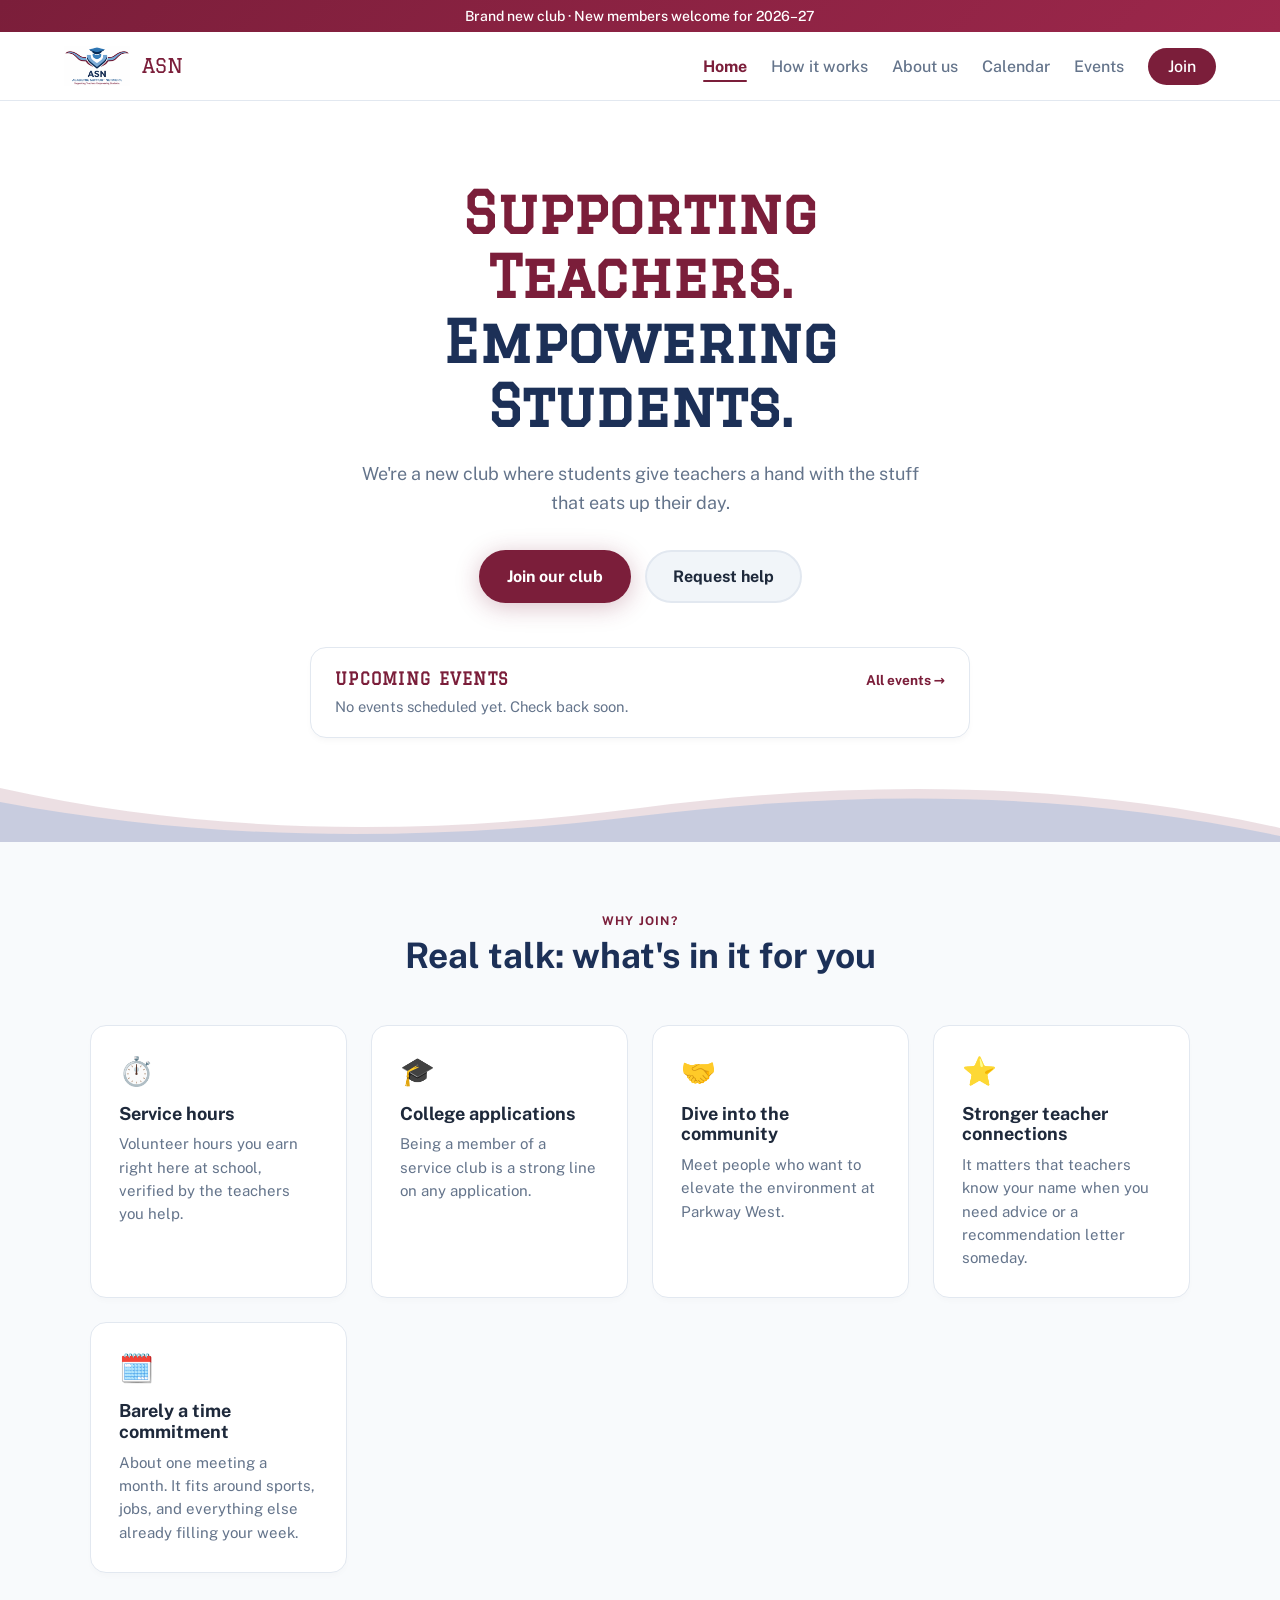
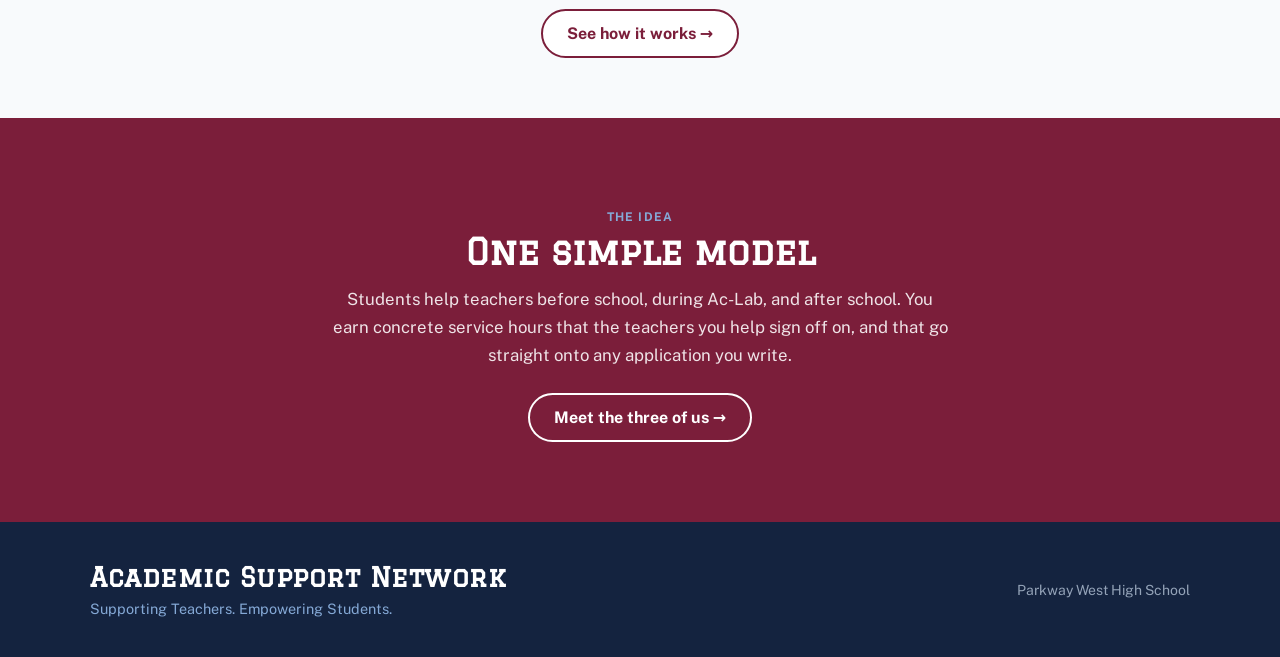
<file: index.html>
<!DOCTYPE html>
<html lang="en">
<head>
<meta charset="UTF-8">
<meta name="viewport" content="width=device-width, initial-scale=1.0">
<title>ASN — Academic Support Network | Parkway West</title>
<meta name="description" content="ASN is a new student-run club at Parkway West. Help teachers out, earn verified service hours, and build positive relationships with teachers.">
<link rel="icon" type="image/png" href="asn-logo.png">
<link rel="preconnect" href="https://fonts.googleapis.com">
<link rel="preconnect" href="https://fonts.gstatic.com" crossorigin>
<link href="https://fonts.googleapis.com/css2?family=Graduate&family=Public+Sans:ital,wght@0,400;0,500;0,600;0,700;0,800;1,400&display=swap" rel="stylesheet">
<link rel="stylesheet" href="style.css?v=10">
<script>document.documentElement.classList.add('js');</script>
<script src="links.js?v=10" defer></script>
<script src="nav.js?v=10" defer></script>
<script src="events.js?v=10" defer></script>
</head>
<body>

<!-- Top Announcement Ribbon -->
<div class="ribbon" role="region" aria-label="Announcement">
  <div class="ribbon-inner">
    <span class="ribbon-text">Brand new club · New members welcome for 2026–27</span>
  </div>
</div>

<!-- Main Header / Navigation -->
<header class="nav">
  <div class="nav-inner">
    <a class="nav-brand" href="index.html" aria-label="Academic Support Network home">
      <img src="asn-logo.png" alt="" width="38" height="38">
      <div class="brand-text">
        <span class="brand-acronym">ASN</span>
      </div>
    </a>

    <button class="nav-toggle" data-menu-toggle aria-expanded="false" aria-controls="nav-sheet" aria-label="Open menu">
      <svg viewBox="0 0 24 24" fill="none" stroke="currentColor" stroke-width="2" stroke-linecap="round" aria-hidden="true">
        <line x1="3" y1="6" x2="21" y2="6"></line>
        <line x1="3" y1="12" x2="21" y2="12"></line>
        <line x1="3" y1="18" x2="21" y2="18"></line>
      </svg>
    </button>

    <nav class="nav-links" aria-label="Main navigation">
      <a href="index.html" class="active">Home</a>
      <a href="how-it-works.html">How it works</a>
      <a href="about.html">About us</a>
      <a href="calendar.html">Calendar</a>
      <a href="events.html">Events</a>
      <a class="nav-cta" href="#" data-form="join">Join</a>
    </nav>
  </div>
</header>

<!-- Mobile slide-in menu -->
<div class="nav-scrim" data-menu-scrim></div>
<aside class="nav-sheet" id="nav-sheet" data-menu-sheet aria-hidden="true" aria-label="Menu">
  <div class="nav-sheet-head">
    <span class="nav-brand" aria-hidden="true">
      <img src="asn-logo.png" alt="" width="34" height="34">
      <span class="brand-acronym">ASN</span>
    </span>
    <button class="nav-sheet-close" data-menu-close aria-label="Close menu">
      <svg viewBox="0 0 24 24" fill="none" stroke="currentColor" stroke-width="2" stroke-linecap="round" aria-hidden="true">
        <line x1="18" y1="6" x2="6" y2="18"></line>
        <line x1="6" y1="6" x2="18" y2="18"></line>
      </svg>
    </button>
  </div>
  <div class="nav-sheet-divider"></div>
  <nav class="nav-sheet-links" aria-label="Mobile navigation">
    <a href="index.html" class="active">Home</a>
    <a href="how-it-works.html">How it works</a>
    <a href="about.html">About us</a>
    <a href="calendar.html">Calendar</a>
    <a href="events.html">Events</a>
  </nav>
  <div class="nav-sheet-cta">
    <a class="btn btn-primary" href="#" data-form="join">Join our club</a>
    <a class="btn btn-secondary" href="#" data-form="request">Request help</a>
  </div>
</aside>

<main>

  <!-- ================= HERO ================= -->
  <section class="hero">
    <div class="hero-container">
      <h1 class="display" data-reveal>Supporting Teachers.<br><span class="l2">Empowering Students.</span></h1>
      <p class="sub" data-reveal>
        We're a new club where students give teachers a hand with the stuff that
        eats up their day.
      </p>
      <div data-reveal>
        <div class="btn-row">
          <a class="btn btn-primary" href="#" data-form="join">Join our club</a>
          <a class="btn btn-secondary" href="#" data-form="request">Request help</a>
        </div>
      </div>

      <!-- ================= UPCOMING EVENTS ================= -->
      <div class="upcoming" data-reveal>
        <div class="upcoming-head">
          <h2>Upcoming events</h2>
          <a class="upcoming-all" href="events.html">All events &rarr;</a>
        </div>
        <div id="upcomingEvents">
          <p class="upcoming-empty">Loading events…</p>
        </div>
      </div>
    </div>
  </section>

  <svg class="horn-divider" viewBox="0 0 1440 64" preserveAspectRatio="none" aria-hidden="true">
    <path d="M0,10 C240,58 480,58 720,30 C960,2 1200,2 1440,50 L1440,64 L0,64 Z" fill="#7B1E3A" opacity="0.14"/>
    <path d="M0,24 C240,64 480,64 720,38 C960,12 1200,12 1440,58 L1440,64 L0,64 Z" fill="#85A9D6" opacity="0.35"/>
  </svg>

  <!-- ================= WHY JOIN ================= -->
  <section id="why-join" class="section-padded">
    <div class="wrap">
      <div class="section-header" data-reveal>
        <p class="section-label">Why join?</p>
        <h2>Real talk: what's in it for you</h2>
      </div>
      <div class="card-grid" data-reveal-group>
        <div class="card" data-reveal>
          <div class="card-icon" aria-hidden="true">⏱️</div>
          <h3>Service hours</h3>
          <p>Volunteer hours you earn right here at school, verified by the teachers you help.</p>
        </div>
        <div class="card" data-reveal>
          <div class="card-icon" aria-hidden="true">🎓</div>
          <h3>College applications</h3>
          <p>Being a member of a service club is a strong line on any application.</p>
        </div>
        <div class="card" data-reveal>
          <div class="card-icon" aria-hidden="true">🤝</div>
          <h3>Dive into the community</h3>
          <p>Meet people who want to elevate the environment at Parkway West.</p>
        </div>
        <div class="card" data-reveal>
          <div class="card-icon" aria-hidden="true">⭐</div>
          <h3>Stronger teacher connections</h3>
          <p>It matters that teachers know your name when you need advice or a recommendation letter someday.</p>
        </div>
        <div class="card" data-reveal>
          <div class="card-icon" aria-hidden="true">🗓️</div>
          <h3>Barely a time commitment</h3>
          <p>About one meeting a month. It fits around sports, jobs, and everything else already filling your week.</p>
        </div>
      </div>
      <div class="center-action" data-reveal>
        <a class="more-link" href="how-it-works.html">See how it works &rarr;</a>
      </div>
    </div>
  </section>

  <!-- ================= QUICK ABOUT ================= -->
  <section class="network">
    <div class="wrap network-content" data-reveal>
      <p class="section-label light">The idea</p>
      <h2>One simple model</h2>
      <p class="section-intro">
        Students help teachers before school, during Ac-Lab, and after school.
        You earn concrete service hours that the teachers you help sign off on,
        and that go straight onto any application you write.
      </p>
      <a class="more-link light-link" href="about.html">Meet the three of us &rarr;</a>
    </div>
  </section>

</main>

<footer>
  <div class="wrap footer-wrap">
    <div>
      <div class="brand">Academic Support Network</div>
      <div class="tagline">Supporting Teachers. Empowering Students.</div>
    </div>
    <div class="footer-meta">Parkway West High School</div>
  </div>
</footer>

</body>
</html>
</file>
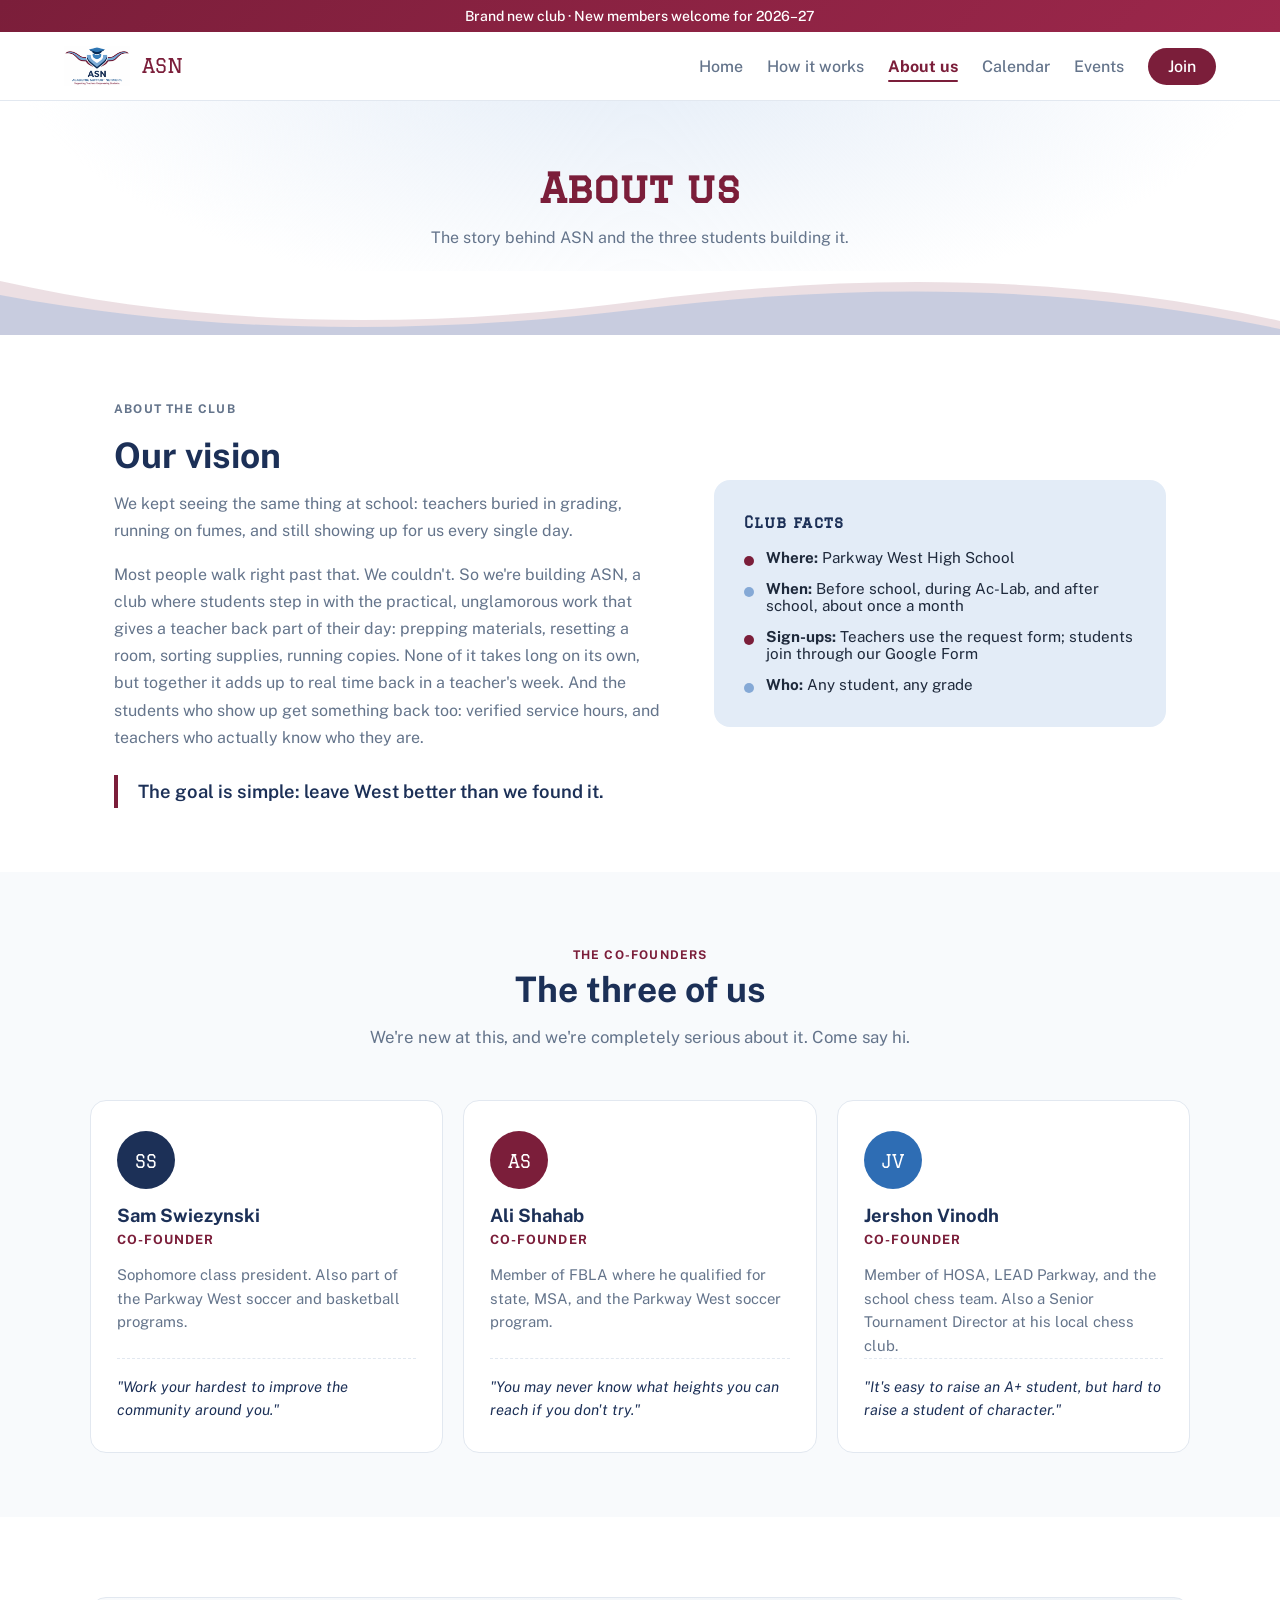
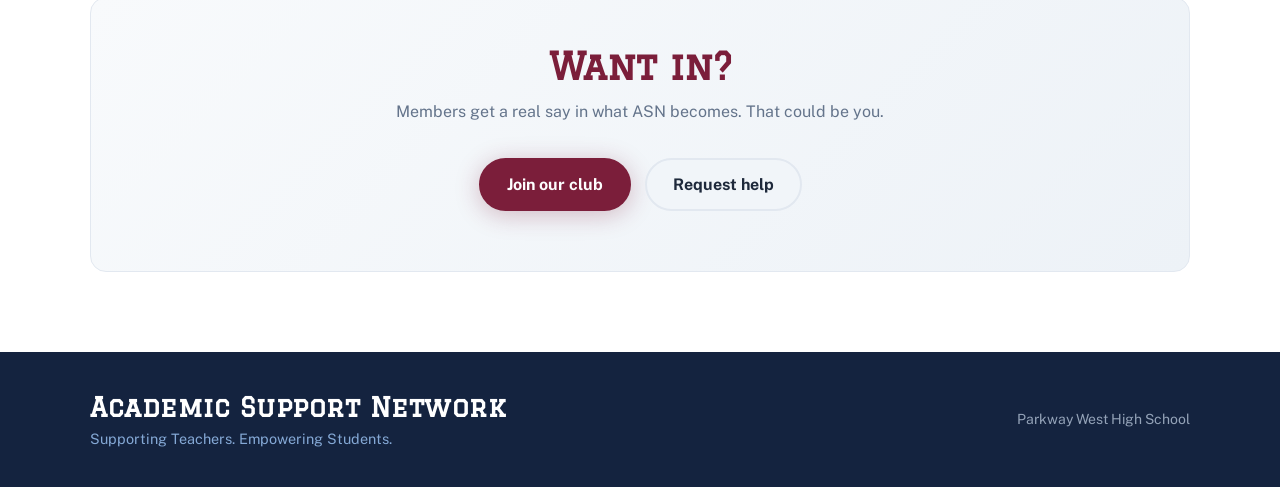
<file: about.html>
<!DOCTYPE html>
<html lang="en">
<head>
<meta charset="UTF-8">
<meta name="viewport" content="width=device-width, initial-scale=1.0">
<title>About us — ASN | Parkway West</title>
<meta name="description" content="Meet the three students behind ASN, the Academic Support Network at Parkway West, and learn why they started it.">
<link rel="icon" type="image/png" href="asn-logo.png">
<link rel="preconnect" href="https://fonts.googleapis.com">
<link rel="preconnect" href="https://fonts.gstatic.com" crossorigin>
<link href="https://fonts.googleapis.com/css2?family=Graduate&family=Public+Sans:ital,wght@0,400;0,500;0,600;0,700;0,800;1,400&display=swap" rel="stylesheet">
<link rel="stylesheet" href="style.css?v=10">
<script>document.documentElement.classList.add('js');</script>
<script src="links.js?v=10" defer></script>
<script src="nav.js?v=10" defer></script>
</head>
<body>

<div class="ribbon" role="region" aria-label="Announcement">
  <div class="ribbon-inner">
    <span class="ribbon-text">Brand new club · New members welcome for 2026–27</span>
  </div>
</div>

<header class="nav">
  <div class="nav-inner">
    <a class="nav-brand" href="index.html" aria-label="Academic Support Network home">
      <img src="asn-logo.png" alt="" width="38" height="38">
      <div class="brand-text">
        <span class="brand-acronym">ASN</span>
      </div>
    </a>

    <button class="nav-toggle" data-menu-toggle aria-expanded="false" aria-controls="nav-sheet" aria-label="Open menu">
      <svg viewBox="0 0 24 24" fill="none" stroke="currentColor" stroke-width="2" stroke-linecap="round" aria-hidden="true">
        <line x1="3" y1="6" x2="21" y2="6"></line>
        <line x1="3" y1="12" x2="21" y2="12"></line>
        <line x1="3" y1="18" x2="21" y2="18"></line>
      </svg>
    </button>

    <nav class="nav-links" aria-label="Main navigation">
      <a href="index.html">Home</a>
      <a href="how-it-works.html">How it works</a>
      <a href="about.html" class="active">About us</a>
      <a href="calendar.html">Calendar</a>
      <a href="events.html">Events</a>
      <a class="nav-cta" href="#" data-form="join">Join</a>
    </nav>
  </div>
</header>

<div class="nav-scrim" data-menu-scrim></div>
<aside class="nav-sheet" id="nav-sheet" data-menu-sheet aria-hidden="true" aria-label="Menu">
  <div class="nav-sheet-head">
    <span class="nav-brand" aria-hidden="true">
      <img src="asn-logo.png" alt="" width="34" height="34">
      <span class="brand-acronym">ASN</span>
    </span>
    <button class="nav-sheet-close" data-menu-close aria-label="Close menu">
      <svg viewBox="0 0 24 24" fill="none" stroke="currentColor" stroke-width="2" stroke-linecap="round" aria-hidden="true">
        <line x1="18" y1="6" x2="6" y2="18"></line>
        <line x1="6" y1="6" x2="18" y2="18"></line>
      </svg>
    </button>
  </div>
  <div class="nav-sheet-divider"></div>
  <nav class="nav-sheet-links" aria-label="Mobile navigation">
    <a href="index.html">Home</a>
    <a href="how-it-works.html">How it works</a>
    <a href="about.html" class="active">About us</a>
    <a href="calendar.html">Calendar</a>
    <a href="events.html">Events</a>
  </nav>
  <div class="nav-sheet-cta">
    <a class="btn btn-primary" href="#" data-form="join">Join our club</a>
    <a class="btn btn-secondary" href="#" data-form="request">Request help</a>
  </div>
</aside>

<main>

  <div class="page-head">
    <h1 data-reveal>About us</h1>
    <p data-reveal>The story behind ASN and the three students building it.</p>
  </div>

  <svg class="horn-divider" viewBox="0 0 1440 64" preserveAspectRatio="none" aria-hidden="true">
    <path d="M0,10 C240,58 480,58 720,30 C960,2 1200,2 1440,50 L1440,64 L0,64 Z" fill="#7B1E3A" opacity="0.14"/>
    <path d="M0,24 C240,64 480,64 720,38 C960,12 1200,12 1440,58 L1440,64 L0,64 Z" fill="#85A9D6" opacity="0.35"/>
  </svg>

  <!-- ================= ABOUT ================= -->
  <section class="about" id="about">
    <div class="wrap">
      <div data-reveal>
        <p class="section-label">About the club</p>
        <h2>Our vision</h2>
        <p>
          We kept seeing the same thing at school: teachers buried in grading,
          running on fumes, and still showing up for us every single day.
        </p>
        <p>
          Most people walk right past that. We couldn't. So we're building ASN,
          a club where students step in with the practical, unglamorous work that
          gives a teacher back part of their day: prepping materials, resetting a
          room, sorting supplies, running copies. None of it takes long on its own,
          but together it adds up to real time back in a teacher's week. And the
          students who show up get something back too: verified service hours, and
          teachers who actually know who they are.
        </p>
        <blockquote>The goal is simple: leave West better than we found it.</blockquote>
      </div>
      <div class="about-panel" data-reveal>
        <h3>Club facts</h3>
        <div class="fact"><span class="dot"></span><span><strong>Where:</strong> Parkway West High School</span></div>
        <div class="fact"><span class="dot"></span><span><strong>When:</strong> Before school, during Ac-Lab, and after school, about once a month</span></div>
        <div class="fact"><span class="dot"></span><span><strong>Sign-ups:</strong> Teachers use the request form; students join through our Google Form</span></div>
        <div class="fact"><span class="dot"></span><span><strong>Who:</strong> Any student, any grade</span></div>
      </div>
    </div>
  </section>

  <!-- ================= FOUNDERS ================= -->
  <section class="founders" id="founders">
    <div class="wrap">
      <div class="section-header" data-reveal>
        <p class="section-label">The co-founders</p>
        <h2>The three of us</h2>
        <p class="section-intro">We're new at this, and we're completely serious about it. Come say hi.</p>
      </div>
      <div class="founder-grid" data-reveal-group>
        <div class="founder" data-reveal>
          <div class="initials">SS</div>
          <h3>Sam Swiezynski</h3>
          <p class="role">Co-founder</p>
          <p>
            Sophomore class president. Also part of the Parkway West soccer
            and basketball programs.
          </p>
          <p class="motto">"Work your hardest to improve the community around you."</p>
        </div>
        <div class="founder" data-reveal>
          <div class="initials">AS</div>
          <h3>Ali Shahab</h3>
          <p class="role">Co-founder</p>
          <p>
            Member of FBLA where he qualified for state, MSA, and the Parkway West
            soccer program.
          </p>
          <p class="motto">"You may never know what heights you can reach if you don't try."</p>
        </div>
        <div class="founder" data-reveal>
          <div class="initials">JV</div>
          <h3>Jershon Vinodh</h3>
          <p class="role">Co-founder</p>
          <p>
            Member of HOSA, LEAD Parkway, and the school chess team. Also a Senior
            Tournament Director at his local chess club.
          </p>
          <p class="motto">"It's easy to raise an A+ student, but hard to raise a student of character."</p>
        </div>
      </div>
    </div>
  </section>

  <!-- ================= FINAL CTA ================= -->
  <section class="final-cta">
    <div class="wrap">
      <div class="cta-card-wrapper" data-reveal>
        <h2>Want in?</h2>
        <p>Members get a real say in what ASN becomes. That could be you.</p>
        <div class="btn-row">
          <a class="btn btn-primary" href="#" data-form="join">Join our club</a>
          <a class="btn btn-secondary" href="#" data-form="request">Request help</a>
        </div>
      </div>
    </div>
  </section>

</main>

<footer>
  <div class="wrap footer-wrap">
    <div>
      <div class="brand">Academic Support Network</div>
      <div class="tagline">Supporting Teachers. Empowering Students.</div>
    </div>
    <div class="footer-meta">Parkway West High School</div>
  </div>
</footer>

</body>
</html>
</file>
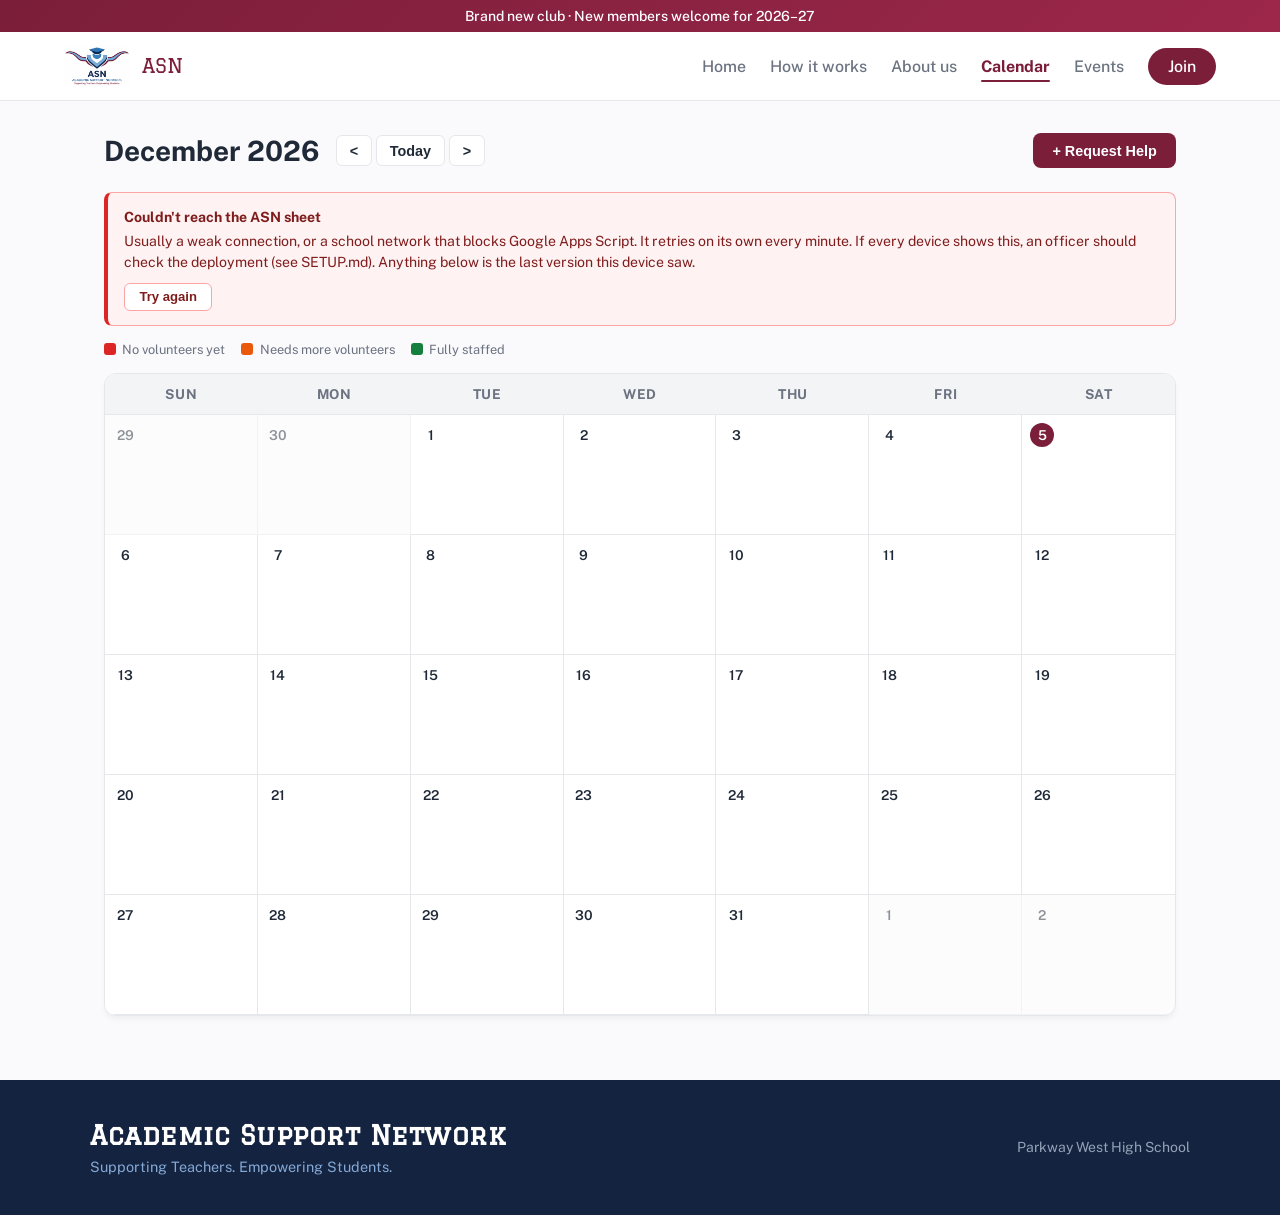
<file: calendar.html>
<!DOCTYPE html>
<html lang="en">
<head>
<meta charset="UTF-8">
<meta name="viewport" content="width=device-width, initial-scale=1.0">
<title>Calendar — Academic Support Network | Parkway West</title>
<meta name="description" content="Manage and view upcoming ASN support sessions, Ac-Lab signups, and club events.">
<link rel="icon" type="image/png" href="asn-logo.png">
<link rel="preconnect" href="https://fonts.googleapis.com">
<link rel="preconnect" href="https://fonts.gstatic.com" crossorigin>
<link href="https://fonts.googleapis.com/css2?family=Graduate&family=Public+Sans:ital,wght@0,400;0,500;0,600;0,700;0,800;1,400&display=swap" rel="stylesheet">
<link rel="stylesheet" href="style.css?v=10">
<script>document.documentElement.classList.add('js');</script>
<script src="links.js?v=10" defer></script>
<script src="nav.js?v=10" defer></script>
<style>
  :root {
    --brand-primary: #7B1E3A;
    --brand-secondary: #85A9D6;
    --text-dark: #1F2937;
    --text-muted: #6B7280;
    --bg-light: #F9FAFB;
    --border-color: #E5E7EB;
  }

  body {
    background-color: #FAFAFC;
  }

  .calendar-container {
    max-width: 1120px;
    margin: 2rem auto 4rem;
    padding: 0 1.5rem;
  }

  .calendar-header {
    display: flex;
    justify-content: space-between;
    align-items: center;
    flex-wrap: wrap;
    gap: 1rem;
    margin-bottom: 1.5rem;
  }

  .calendar-title-group {
    display: flex;
    align-items: center;
    gap: 1rem;
  }

  .calendar-title {
    font-size: 1.75rem;
    font-weight: 700;
    color: var(--text-dark);
    margin: 0;
  }

  .calendar-nav-btn {
    background: #ffffff;
    border: 1px solid var(--border-color);
    border-radius: 6px;
    padding: 0.4rem 0.8rem;
    font-size: 0.9rem;
    cursor: pointer;
    font-weight: 600;
    color: var(--text-dark);
    transition: all 0.15s ease;
  }

  .calendar-nav-btn:hover {
    background: #F3F4F6;
  }

  .calendar-actions {
    display: flex;
    gap: 0.75rem;
  }

  .btn-add-event {
    background-color: var(--brand-primary);
    color: #ffffff;
    border: none;
    padding: 0.6rem 1.2rem;
    border-radius: 8px;
    font-weight: 600;
    font-size: 0.9rem;
    cursor: pointer;
    display: inline-flex;
    align-items: center;
    gap: 0.4rem;
    transition: background-color 0.2s ease;
  }

  .btn-add-event:hover {
    background-color: #63172e;
  }

  /* Grid Layout */
  .calendar-grid {
    background: #ffffff;
    border-radius: 12px;
    border: 1px solid var(--border-color);
    box-shadow: 0 4px 6px -1px rgba(0, 0, 0, 0.05);
    overflow: hidden;
  }

  .calendar-weekdays {
    display: grid;
    grid-template-columns: repeat(7, 1fr);
    background: #F3F4F6;
    border-bottom: 1px solid var(--border-color);
    text-align: center;
    font-weight: 700;
    font-size: 0.85rem;
    color: var(--text-muted);
    text-transform: uppercase;
    letter-spacing: 0.05em;
  }

  .weekday {
    padding: 0.75rem 0.5rem;
  }

  .calendar-days {
    display: grid;
    grid-template-columns: repeat(7, 1fr);
    grid-auto-rows: minmax(120px, auto);
  }

  .day-cell {
    border-right: 1px solid var(--border-color);
    border-bottom: 1px solid var(--border-color);
    padding: 0.5rem;
    background: #ffffff;
    transition: background-color 0.15s ease;
    display: flex;
    flex-direction: column;
    min-height: 120px;
    cursor: pointer;
  }

  .day-cell:nth-child(7n) {
    border-right: none;
  }

  .day-cell:hover {
    background-color: #F9FAFB;
  }

  .day-cell.other-month {
    background-color: #FAFAFA;
    opacity: 0.5;
  }

  .day-header {
    display: flex;
    justify-content: space-between;
    align-items: center;
    margin-bottom: 0.35rem;
  }

  .day-number {
    font-weight: 600;
    font-size: 0.85rem;
    color: var(--text-dark);
    width: 24px;
    height: 24px;
    display: flex;
    align-items: center;
    justify-content: center;
    border-radius: 50%;
  }

  .day-cell.today .day-number {
    background-color: var(--brand-primary);
    color: #ffffff;
  }

  .event-list {
    display: flex;
    flex-direction: column;
    gap: 0.35rem;
    overflow-y: auto;
    max-height: 90px;
  }

  .event-chip {
    font-size: 0.72rem;
    padding: 0.25rem 0.4rem;
    border-radius: 5px;
    color: #ffffff;
    font-weight: 500;
    display: flex;
    flex-direction: column;
    gap: 0.1rem;
    box-shadow: 0 1px 2px rgba(0,0,0,0.08);
  }

  /* Colour-coded by how well staffed the task is */
  .event-chip.status-empty  { background-color: #DC2626; }  /* nobody signed up */
  .event-chip.status-partial{ background-color: #EA580C; }  /* some, but short */
  .event-chip.status-full   { background-color: #15803D; }  /* fully staffed   */

  .event-kind {
    font-size: 0.62rem;
    text-transform: uppercase;
    letter-spacing: 0.04em;
    opacity: 0.85;
    font-weight: 700;
  }

  /* Shown when the calendar can't read the ASN sheet */
  .sheet-warning {
    background: #FEF2F2;
    border: 1px solid #FCA5A5;
    border-left: 4px solid #DC2626;
    border-radius: 8px;
    padding: 0.85rem 1rem;
    margin-bottom: 1rem;
    font-size: 0.88rem;
    color: #7F1D1D;
    line-height: 1.5;
  }
  .sheet-warning strong { display: block; margin-bottom: 0.2rem; }
  .sheet-warning span { display: block; }
  .sheet-retry {
    margin-top: 0.6rem;
    background: #fff;
    border: 1px solid #FCA5A5;
    color: #7F1D1D;
    border-radius: 6px;
    padding: 0.35rem 0.9rem;
    font-weight: 600;
    font-size: 0.82rem;
    cursor: pointer;
  }
  .sheet-retry:hover { background: #FEE2E2; }
  .sheet-retry:disabled { opacity: 0.6; cursor: default; }

  /* Legend */
  .status-legend {
    display: flex;
    flex-wrap: wrap;
    gap: 1rem;
    align-items: center;
    margin-bottom: 1rem;
    font-size: 0.8rem;
    color: var(--text-muted);
  }
  .status-legend span {
    display: inline-flex;
    align-items: center;
    gap: 0.4rem;
  }
  .legend-dot {
    width: 12px;
    height: 12px;
    border-radius: 3px;
    display: inline-block;
  }
  .legend-dot.empty   { background: #DC2626; }
  .legend-dot.partial { background: #EA580C; }
  .legend-dot.full    { background: #15803D; }

  .event-time {
    font-size: 0.65rem;
    opacity: 0.9;
    font-weight: 600;
  }

  .event-title-line {
    display: flex;
    justify-content: space-between;
    align-items: center;
    font-weight: 600;
    white-space: nowrap;
    overflow: hidden;
    text-overflow: ellipsis;
  }

  .event-spots-badge {
    font-size: 0.65rem;
    background: rgba(255, 255, 255, 0.25);
    padding: 0.1rem 0.3rem;
    border-radius: 3px;
    margin-top: 2px;
    display: inline-block;
    align-self: flex-start;
  }

  /* Modal, form and button styles are in style.css */

  /* Event Signup View Styles */
  .event-details-box {
    background: #F9FAFB;
    border: 1px solid var(--border-color);
    border-radius: 8px;
    padding: 1rem;
    margin-bottom: 1rem;
  }

  .event-details-meta {
    font-size: 0.85rem;
    color: var(--text-muted);
    margin-bottom: 0.5rem;
  }

  .event-notes {
    font-size: 0.82rem;
    color: var(--text-dark);
    background: #ffffff;
    border: 1px solid var(--border-color);
    padding: 0.5rem 0.75rem;
    border-radius: 6px;
    margin: 0.5rem 0;
  }

  .volunteers-list {
    list-style: none;
    padding: 0;
    margin: 0.5rem 0 1rem;
    max-height: 120px;
    overflow-y: auto;
  }

  .volunteers-list li {
    font-size: 0.85rem;
    padding: 0.3rem 0.5rem;
    background: #ffffff;
    border: 1px solid var(--border-color);
    border-radius: 4px;
    margin-bottom: 0.25rem;
    display: flex;
    justify-content: space-between;
  }

  @media (max-width: 768px) {
    .calendar-days {
      grid-auto-rows: minmax(90px, auto);
    }
    .day-cell {
      min-height: 90px;
    }
    .event-chip {
      font-size: 0.65rem;
    }
    .form-row {
      flex-direction: column;
      gap: 0;
    }
  }
</style>
</head>
<body>

<div class="ribbon" role="region" aria-label="Announcement">
  <div class="ribbon-inner">
    <span class="ribbon-text">Brand new club · New members welcome for 2026–27</span>
  </div>
</div>

<header class="nav">
  <div class="nav-inner">
    <a class="nav-brand" href="index.html" aria-label="Academic Support Network home">
      <img src="asn-logo.png" alt="" width="38" height="38">
      <div class="brand-text">
        <span class="brand-acronym">ASN</span>
      </div>
    </a>

    <button class="nav-toggle" data-menu-toggle aria-expanded="false" aria-controls="nav-sheet" aria-label="Open menu">
      <svg viewBox="0 0 24 24" fill="none" stroke="currentColor" stroke-width="2" stroke-linecap="round" aria-hidden="true">
        <line x1="3" y1="6" x2="21" y2="6"></line>
        <line x1="3" y1="12" x2="21" y2="12"></line>
        <line x1="3" y1="18" x2="21" y2="18"></line>
      </svg>
    </button>

    <nav class="nav-links" aria-label="Main navigation">
      <a href="index.html">Home</a>
      <a href="how-it-works.html">How it works</a>
      <a href="about.html">About us</a>
      <a href="calendar.html" class="active">Calendar</a>
      <a href="events.html">Events</a>
      <a class="nav-cta" href="#" data-form="join">Join</a>
    </nav>
  </div>
</header>

<div class="nav-scrim" data-menu-scrim></div>
<aside class="nav-sheet" id="nav-sheet" data-menu-sheet aria-hidden="true" aria-label="Menu">
  <div class="nav-sheet-head">
    <span class="nav-brand" aria-hidden="true">
      <img src="asn-logo.png" alt="" width="34" height="34">
      <span class="brand-acronym">ASN</span>
    </span>
    <button class="nav-sheet-close" data-menu-close aria-label="Close menu">
      <svg viewBox="0 0 24 24" fill="none" stroke="currentColor" stroke-width="2" stroke-linecap="round" aria-hidden="true">
        <line x1="18" y1="6" x2="6" y2="18"></line>
        <line x1="6" y1="6" x2="18" y2="18"></line>
      </svg>
    </button>
  </div>
  <div class="nav-sheet-divider"></div>
  <nav class="nav-sheet-links" aria-label="Mobile navigation">
    <a href="index.html">Home</a>
    <a href="how-it-works.html">How it works</a>
    <a href="about.html">About us</a>
    <a href="calendar.html" class="active">Calendar</a>
    <a href="events.html">Events</a>
  </nav>
  <div class="nav-sheet-cta">
    <a class="btn btn-primary" href="#" data-form="join">Join our club</a>
    <a class="btn btn-secondary" href="#" data-form="request">Request help</a>
  </div>
</aside>

<main class="calendar-container">
  <!-- Calendar Header Controls -->
  <div class="calendar-header">
    <div class="calendar-title-group">
      <h1 class="calendar-title" id="monthDisplay">Month Year</h1>
      <div>
        <button class="calendar-nav-btn" id="prevMonthBtn">&lt;</button>
        <button class="calendar-nav-btn" id="todayBtn">Today</button>
        <button class="calendar-nav-btn" id="nextMonthBtn">&gt;</button>
      </div>
    </div>
    <div class="calendar-actions">
      <button class="btn-add-event" id="openModalBtn">+ Request Help</button>
    </div>
  </div>

  <div class="sheet-warning" id="sheetWarning" role="alert" hidden></div>

  <div class="status-legend" aria-label="What the colours mean">
    <span><i class="legend-dot empty"></i> No volunteers yet</span>
    <span><i class="legend-dot partial"></i> Needs more volunteers</span>
    <span><i class="legend-dot full"></i> Fully staffed</span>
  </div>

  <!-- Calendar Grid -->
  <div class="calendar-grid">
    <div class="calendar-weekdays">
      <div class="weekday">Sun</div>
      <div class="weekday">Mon</div>
      <div class="weekday">Tue</div>
      <div class="weekday">Wed</div>
      <div class="weekday">Thu</div>
      <div class="weekday">Fri</div>
      <div class="weekday">Sat</div>
    </div>
    <div class="calendar-days" id="calendarGrid"></div>
  </div>
</main>

<!-- Add Event Modal -->
<div class="modal-overlay" id="addEventModal">
  <div class="modal-card">
    <div class="modal-header">
      <h3>Request Help</h3>
      <button class="close-modal" id="closeAddModalBtn">&times;</button>
    </div>
    <form id="eventForm">
      <div class="form-group">
        <label for="eventTitle">Task name</label>
        <input type="text" id="eventTitle" placeholder="e.g., Mrs. Smith - Lab Prep" required>
      </div>
      <div class="form-group">
        <label for="eventTeacher">Your name</label>
        <input type="text" id="eventTeacher" placeholder="e.g., Ms. Kettenbrink" required>
      </div>
      <div class="form-group">
        <label for="eventDescription">Description of the task</label>
        <textarea id="eventDescription" placeholder="What do you need help with? e.g., sorting lab materials and resetting stations for 3rd hour."></textarea>
      </div>
      <div class="form-row">
        <div class="form-group">
          <label for="eventDate">Date</label>
          <input type="date" id="eventDate" required>
        </div>
        <div class="form-group">
          <label for="eventRoom">Room number</label>
          <input type="text" id="eventRoom" placeholder="e.g., 204" required>
        </div>
      </div>
      <div class="form-row">
        <div class="form-group">
          <label for="startTime">Start Time</label>
          <input type="time" id="startTime" value="08:00" required>
        </div>
        <div class="form-group">
          <label for="endTime">End Time</label>
          <input type="time" id="endTime" value="09:00" required>
        </div>
      </div>
      <div class="form-row">
        <div class="form-group">
          <label for="eventType">Category</label>
          <select id="eventType" required>
            <option value="aclab">Ac-Lab Session</option>
            <option value="beforeschool">Before School</option>
            <option value="afterschool">After School</option>
            <option value="general">General Meeting</option>
          </select>
        </div>
        <div class="form-group">
          <label for="eventSlots">Needed Volunteers</label>
          <input type="number" id="eventSlots" min="1" max="20" value="2" required>
        </div>
      </div>
      <div class="modal-actions">
        <div></div>
        <div class="modal-actions-right">
          <button type="button" class="btn-cancel" id="cancelAddModalBtn">Cancel</button>
          <button type="submit" class="btn-submit" id="eventSubmitBtn">Submit request</button>
        </div>
      </div>
      <p class="save-status" id="eventSaveStatus" aria-live="polite"></p>
    </form>
  </div>
</div>

<!-- View & Sign Up Event Modal -->
<div class="modal-overlay" id="viewEventModal">
  <div class="modal-card">
    <div class="modal-header">
      <h3 id="viewTitle">Event Details</h3>
      <button class="close-modal" id="closeViewModalBtn">&times;</button>
    </div>
    
    <div class="event-details-box">
      <div class="event-details-meta" id="viewMeta">Date & Time info</div>
      <div class="event-notes" id="viewNotes" style="display:none;"></div>
      <div id="viewSpotsBadge" style="margin-top: 0.5rem; font-weight: 600; color: var(--brand-primary);">0 / 0 Spots Filled</div>
    </div>

    <h4>Signed Up Volunteers</h4>
    <ul class="volunteers-list" id="volunteersList"></ul>

    <form id="signupForm">
      <h4 style="margin-bottom: 0.5rem;">Sign Up for this Slot</h4>
      <div class="form-group">
        <label for="volunteerName">Your Name</label>
        <input type="text" id="volunteerName" placeholder="e.g., Alex Johnson" required>
      </div>
      <div class="form-group">
        <label for="volunteerEmail">Your Email (for notifications)</label>
        <input type="email" id="volunteerEmail" placeholder="student@pkwy.k12.mo.us" required>
      </div>
      <div class="modal-actions">
        <button type="button" class="btn-danger" id="deleteEventBtn">Delete task</button>
        <div class="modal-actions-right">
          <button type="button" class="btn-cancel" id="cancelViewModalBtn">Close</button>
          <button type="submit" class="btn-submit" id="signupSubmitBtn">Sign up</button>
        </div>
      </div>
      <p class="save-status" id="signupSaveStatus" aria-live="polite"></p>
    </form>
  </div>
</div>

<footer>
  <div class="wrap">
    <div>
      <div class="brand">Academic Support Network</div>
      <div class="tagline">Supporting Teachers. Empowering Students.</div>
    </div>
    <div>Parkway West High School</div>
  </div>
</footer>

<script>
  // The ASN Apps Script web app: serves the calendar and accepts new
  // requests and signups. Setup and troubleshooting in SETUP.md.
  // SCRIPT_URL and ADMIN_CODE live in links.js. Read them when needed rather
  // than caching them here: links.js is deferred, so it has not run yet while
  // this script is being parsed.
  function scriptUrl() {
    return (typeof SCRIPT_URL !== 'undefined' && SCRIPT_URL) ? SCRIPT_URL : '';
  }

  let events = [];
  let currentDate = new Date();
  let activeEventId = null;

  const TYPE_LABELS = {
    aclab: 'Ac-Lab',
    beforeschool: 'Before school',
    afterschool: 'After school',
    general: 'General meeting'
  };

  // Normalize dates to YYYY-MM-DD
  function normalizeDateString(d) {
    if (!d) return '';
    const dateObj = new Date(d);
    if (isNaN(dateObj.getTime())) return d; // Return as-is if raw string
    const yr = dateObj.getUTCFullYear();
    const mo = String(dateObj.getUTCMonth() + 1).padStart(2, '0');
    const da = String(dateObj.getUTCDate()).padStart(2, '0');
    return `${yr}-${mo}-${da}`;
  }

  // Format a time as 12-hour AM/PM.
  //
  // Sheets hands times back in more than one shape depending on how the cell
  // is formatted: sometimes "07:30", sometimes a full date string like
  // "Sat Dec 30 1899 07:30:00 GMT-0600". Handle both so the calendar reads
  // correctly whichever way the sheet is set up.
  function format12Hr(value) {
    if (value === null || value === undefined || value === '') return '';
    const s = String(value).trim();

    const toAmPm = (h, m) => {
      const ampm = h >= 12 ? 'PM' : 'AM';
      return (h % 12 || 12) + ':' + m + ' ' + ampm;
    };

    // "07:30", "7:30", "07:30:00", "7:30 AM"
    const hhmm = s.match(/^(\d{1,2}):(\d{2})/);
    if (hhmm) return toAmPm(parseInt(hhmm[1], 10), hhmm[2]);

    // Anything Sheets serialised as a date/time
    const d = new Date(s);
    if (!isNaN(d.getTime())) {
      return toAmPm(d.getHours(), String(d.getMinutes()).padStart(2, '0'));
    }

    return s;
  }

  // How well staffed is a task?
  //   empty   = nobody has signed up yet          -> red
  //   partial = some volunteers, still short      -> orange
  //   full    = requested number of slots reached -> green
  function staffingStatus(evt) {
    const count = evt.signups ? evt.signups.length : 0;
    const needed = parseInt(evt.slots, 10) || 0;
    if (count === 0) return 'empty';
    if (count < needed) return 'partial';
    return 'full';
  }

  // ---- Talking to the ASN sheet ------------------------------------------
  //
  // Apps Script answers a POST with a redirect the browser usually won't let
  // another site read. So: try a normal POST first (which gives us a readable
  // confirmation), and if the browser blocks it, resend with no-cors. The
  // no-cors request is still delivered and the row is still written; we just
  // can't read the reply, so the caller confirms by reading the sheet back.
  //
  // Returns true if the sheet confirmed directly, false if sent blind.
  async function postToSheet(action, payload) {
    const body = JSON.stringify({ action, ...payload });
    const headers = { 'Content-Type': 'text/plain;charset=utf-8' };

    try {
      const res = await fetch(scriptUrl(), { method: 'POST', headers, body });
      if (!res.ok) throw new Error('The sheet responded ' + res.status);
      const text = await res.text();
      let reply = null;
      try { reply = JSON.parse(text); } catch (_) { /* not JSON; treat as sent */ }
      if (reply && reply.ok === false) {
        // The script read the request and said no (e.g. wrong officer code).
        // That's a real answer, not a connection problem — don't resend.
        const rejection = new Error(reply.error || 'The sheet rejected the request');
        rejection.rejected = true;
        throw rejection;
      }
      return true;
    } catch (err) {
      if (err.rejected) throw err;
      await fetch(scriptUrl(), { method: 'POST', mode: 'no-cors', headers, body });
      return false;
    }
  }

  // Read the sheet back so we can tell the user the truth about what saved.
  async function fetchSheetEvents() {
    const res = await fetch(scriptUrl() + '?t=' + Date.now());
    if (!res.ok) throw new Error('Could not read the sheet back');
    const raw = await res.text();
    if (raw.trim().startsWith('<')) throw new Error('NOT_PUBLIC');
    return JSON.parse(raw);
  }

  function setStatus(el, message, state) {
    el.textContent = message;
    el.className = 'save-status' + (state ? ' ' + state : '');
  }

  // ---- Local storage ------------------------------------------------------
  //
  // The sheet is the single source of truth. Local storage holds only two
  // things: a cache of the last sheet read (so the calendar isn't blank while
  // loading) and any request this browser has made that the sheet hasn't
  // confirmed yet. Nothing about signups is ever cached, because that would
  // mean each person sees their own copy instead of everyone's.

  const CACHE_KEY   = 'asn_cached_sheet_events';
  const PENDING_KEY = 'asn_pending_events';

  // Keys an earlier version wrote. They caused tasks to appear twice and hid
  // other people's signups, so clear them out of anyone's browser that still
  // has them.
  ['asn_custom_events', 'asn_event_signups'].forEach(k => localStorage.removeItem(k));

  function readStore(key, fallback) {
    try {
      const value = JSON.parse(localStorage.getItem(key));
      return value == null ? fallback : value;
    } catch (_) {
      return fallback;
    }
  }

  function getPendingEvents() {
    const list = readStore(PENDING_KEY, []);
    return Array.isArray(list) ? list : [];
  }

  function setPendingEvents(list) {
    localStorage.setItem(PENDING_KEY, JSON.stringify(list));
  }

  function addPendingEvent(evt) {
    const list = getPendingEvents().filter(e => String(e.id) !== String(evt.id));
    list.push(evt);
    setPendingEvents(list);
  }

  function forgetPendingEvent(id) {
    setPendingEvents(getPendingEvents().filter(e => String(e.id) !== String(id)));
  }

  // Combine sheet rows with unconfirmed local ones, keyed by id so the same
  // task can never appear twice. Sheet rows always win.
  function mergeEvents(serverRows, pendingRows) {
    const byId = new Map();
    serverRows.forEach(e => byId.set(String(e.id), e));
    pendingRows.forEach(e => {
      if (!byId.has(String(e.id))) byId.set(String(e.id), e);
    });
    return Array.from(byId.values());
  }

async function loadCalendarEvents() {
  // 1. Draw immediately from the last known state so nothing flashes empty
  const cached = readStore(CACHE_KEY, []);
  let pending  = getPendingEvents();

  events = mergeEvents(Array.isArray(cached) ? cached : [], pending);
  renderCalendar();

  // 2. Load the live sheet
  try {
    const sheetEvents = await fetchSheetEvents();
    if (!Array.isArray(sheetEvents)) throw new Error('NOT_JSON');

    const processed = sheetEvents.map(evt => ({
      ...evt,
      date: normalizeDateString(evt.date),
      // Whoever the sheet says has signed up is who has signed up.
      signups: Array.isArray(evt.signups) ? evt.signups : []
    }));

    localStorage.setItem(CACHE_KEY, JSON.stringify(processed));

    // Anything the sheet now knows about is no longer pending
    const serverIds = new Set(processed.map(e => String(e.id)));
    pending = pending.filter(e => !serverIds.has(String(e.id)));
    setPendingEvents(pending);

    events = mergeEvents(processed, pending);
    renderCalendar();
    showSheetWarning(null);
  } catch (error) {
    console.error('Could not load events from the ASN sheet:', error);
    showSheetWarning(error.message);
  }
}

// Surface connection problems on the page rather than showing a blank month.
function showSheetWarning(code) {
  const box = document.getElementById('sheetWarning');
  if (!box) return;

  if (!code) {
    box.hidden = true;
    box.replaceChildren();
    return;
  }

  // Report what actually went wrong. A failed read is usually a connection
  // problem on this one device, not a broken deployment -- only say the
  // script needs sharing when we actually saw a sign-in page.
  const heading = document.createElement('strong');
  const detail  = document.createElement('span');

  if (navigator.onLine === false) {
    heading.textContent = 'This device is offline';
    detail.textContent =
      'The calendar loads again as soon as the connection is back. Anything ' +
      'below is the last version this device saw.';
  } else if (code === 'NOT_PUBLIC') {
    heading.textContent = 'The ASN script is asking for a Google login';
    detail.textContent =
      'An officer needs to open Apps Script, go to Deploy → Manage deployments, ' +
      'and set "Who has access" to Anyone (see SETUP.md).';
  } else {
    heading.textContent = "Couldn't reach the ASN sheet";
    detail.textContent =
      'Usually a weak connection, or a school network that blocks Google Apps ' +
      'Script. It retries on its own every minute. If every device shows this, ' +
      'an officer should check the deployment (see SETUP.md). Anything below is ' +
      'the last version this device saw.';
  }

  const retry = document.createElement('button');
  retry.type = 'button';
  retry.className = 'sheet-retry';
  retry.textContent = 'Try again';
  retry.addEventListener('click', () => {
    retry.disabled = true;
    retry.textContent = 'Trying…';
    loadCalendarEvents().finally(() => {
      retry.disabled = false;
      retry.textContent = 'Try again';
    });
  });

  box.replaceChildren(heading, detail, retry);
  box.hidden = false;
}

  // DOM Elements
  const monthDisplay = document.getElementById('monthDisplay');
  const calendarGrid = document.getElementById('calendarGrid');
  const prevMonthBtn = document.getElementById('prevMonthBtn');
  const nextMonthBtn = document.getElementById('nextMonthBtn');
  const todayBtn = document.getElementById('todayBtn');

  // Modal Elements
  const addEventModal = document.getElementById('addEventModal');
  const openModalBtn = document.getElementById('openModalBtn');
  const closeAddModalBtn = document.getElementById('closeAddModalBtn');
  const cancelAddModalBtn = document.getElementById('cancelAddModalBtn');
  const eventForm = document.getElementById('eventForm');

  const viewEventModal = document.getElementById('viewEventModal');
  const closeViewModalBtn = document.getElementById('closeViewModalBtn');
  const cancelViewModalBtn = document.getElementById('cancelViewModalBtn');
  const viewTitle = document.getElementById('viewTitle');
  const viewMeta = document.getElementById('viewMeta');
  const viewNotes = document.getElementById('viewNotes');
  const viewSpotsBadge = document.getElementById('viewSpotsBadge');
  const volunteersList = document.getElementById('volunteersList');
  const signupForm = document.getElementById('signupForm');
  const signupSubmitBtn = document.getElementById('signupSubmitBtn');
  const deleteEventBtn = document.getElementById('deleteEventBtn');

  function renderCalendar() {
    const year = currentDate.getFullYear();
    const month = currentDate.getMonth();

    const firstDay = new Date(year, month, 1);
    const lastDay = new Date(year, month + 1, 0);

    const firstDayIndex = firstDay.getDay();
    const totalDays = lastDay.getDate();
    const prevLastDay = new Date(year, month, 0).getDate();

    const monthNames = [
      "January", "February", "March", "April", "May", "June",
      "July", "August", "September", "October", "November", "December"
    ];
    monthDisplay.textContent = `${monthNames[month]} ${year}`;

    calendarGrid.innerHTML = '';

    // Previous month padding
    for (let i = firstDayIndex; i > 0; i--) {
      const prevDate = `${year}-${String(month).padStart(2, '0')}-${String(prevLastDay - i + 1).padStart(2, '0')}`;
      const dayCell = createDayCell(prevLastDay - i + 1, true, prevDate);
      calendarGrid.appendChild(dayCell);
    }

    // Current month days
    const today = new Date();
    for (let i = 1; i <= totalDays; i++) {
      const formattedMonth = String(month + 1).padStart(2, '0');
      const formattedDay = String(i).padStart(2, '0');
      const dateString = `${year}-${formattedMonth}-${formattedDay}`;

      const isToday = i === today.getDate() && month === today.getMonth() && year === today.getFullYear();
      const dayCell = createDayCell(i, false, dateString, isToday);
      
      const dayEvents = events.filter(e => e.date === dateString);
      const eventListContainer = dayCell.querySelector('.event-list');

      dayEvents.forEach(evt => {
        const chip = document.createElement('div');
        const signupsCount = evt.signups ? evt.signups.length : 0;
        const needed = parseInt(evt.slots, 10) || 0;

        chip.className = `event-chip status-${staffingStatus(evt)}`;
        chip.title = `${evt.title} — ${signupsCount} of ${needed} volunteers`;

        // textContent everywhere: titles and names come from the sheet
        // and from free-text input, so never inject them as HTML.
        const time = document.createElement('span');
        time.className = 'event-time';
        time.textContent = `${format12Hr(evt.startTime)} - ${format12Hr(evt.endTime)}`;

        const titleLine = document.createElement('div');
        titleLine.className = 'event-title-line';
        const titleSpan = document.createElement('span');
        titleSpan.textContent = evt.title;
        titleLine.appendChild(titleSpan);

        const badge = document.createElement('span');
        badge.className = 'event-spots-badge';
        badge.textContent = `${signupsCount}/${needed} signed up`;

        chip.append(time, titleLine, badge);

        if (evt.room) {
          const kind = document.createElement('span');
          kind.className = 'event-kind';
          kind.textContent = `Room ${evt.room}`;
          chip.appendChild(kind);
        }

        chip.addEventListener('click', (e) => {
          e.stopPropagation();
          openViewModal(evt.id);
        });

        eventListContainer.appendChild(chip);
      });

      calendarGrid.appendChild(dayCell);
    }

    // Next month padding
    const totalRendered = firstDayIndex + totalDays;
    const nextDaysNeeded = (totalRendered > 35 ? 42 : 35) - totalRendered;

    for (let i = 1; i <= nextDaysNeeded; i++) {
      const nextDate = `${year}-${String(month + 2).padStart(2, '0')}-${String(i).padStart(2, '0')}`;
      const dayCell = createDayCell(i, true, nextDate);
      calendarGrid.appendChild(dayCell);
    }
  }

  function createDayCell(dayNum, isOtherMonth, dateString, isToday = false) {
    const cell = document.createElement('div');
    cell.className = `day-cell ${isOtherMonth ? 'other-month' : ''} ${isToday ? 'today' : ''}`;
    cell.setAttribute('data-date', dateString);

    cell.innerHTML = `
      <div class="day-header">
        <span class="day-number">${dayNum}</span>
      </div>
      <div class="event-list"></div>
    `;

    cell.addEventListener('click', () => {
      openAddModal(dateString);
    });

    return cell;
  }

  function openAddModal(selectedDate = '') {
    if (selectedDate) {
      document.getElementById('eventDate').value = selectedDate;
    } else {
      const year = currentDate.getFullYear();
      const month = String(currentDate.getMonth() + 1).padStart(2, '0');
      const day = String(currentDate.getDate()).padStart(2, '0');
      document.getElementById('eventDate').value = `${year}-${month}-${day}`;
    }
    addEventModal.classList.add('active');
  }

  function closeAddModal() {
    addEventModal.classList.remove('active');
    eventForm.reset();
    setStatus(document.getElementById('eventSaveStatus'), '', '');
  }

  function openViewModal(eventId) {
    activeEventId = eventId;
    const evt = events.find(e => e.id === eventId);
    if (!evt) return;

    setStatus(document.getElementById('signupSaveStatus'), '', '');
    if (!evt.signups) evt.signups = [];

    viewTitle.textContent = evt.title;

    const metaBits = [evt.date, `${format12Hr(evt.startTime)} to ${format12Hr(evt.endTime)}`];
    if (evt.room) metaBits.push(`Room ${evt.room}`);
    if (evt.teacher) metaBits.push(evt.teacher);
    viewMeta.textContent = metaBits.join(' · ');

    const detail = evt.description || evt.notes || '';
    if (detail.trim() !== '') {
      viewNotes.style.display = 'block';
      viewNotes.textContent = detail;
    } else {
      viewNotes.style.display = 'none';
    }

    const count = evt.signups.length;
    const needed = parseInt(evt.slots, 10) || 0;
    const statusWord = { empty: 'No volunteers yet', partial: 'Needs more volunteers', full: 'Fully staffed' };
    const statusColour = { empty: '#DC2626', partial: '#EA580C', full: '#15803D' };
    const state = staffingStatus(evt);
    viewSpotsBadge.textContent = `${count} / ${needed} volunteers · ${statusWord[state]}`;
    viewSpotsBadge.style.color = statusColour[state];

    // Render signup list (textContent only — names come from user input)
    volunteersList.innerHTML = '';
    if (evt.signups.length === 0) {
      const li = document.createElement('li');
      li.style.cssText = 'color: var(--text-muted); font-style: italic;';
      li.textContent = 'No volunteers signed up yet. Be the first!';
      volunteersList.appendChild(li);
    } else {
      evt.signups.forEach(s => {
        const li = document.createElement('li');
        const nameEl = document.createElement('strong');
        nameEl.textContent = s.name;
        li.appendChild(nameEl);
        volunteersList.appendChild(li);
      });
    }

    // Disable signup button if full
    if (count >= parseInt(evt.slots, 10)) {
      signupSubmitBtn.disabled = true;
      signupSubmitBtn.textContent = 'Session Full';
    } else {
      signupSubmitBtn.disabled = false;
      signupSubmitBtn.textContent = 'Sign Up';
    }

    viewEventModal.classList.add('active');
  }

  function closeViewModal() {
    viewEventModal.classList.remove('active');
    signupForm.reset();
    activeEventId = null;
  }

  // Event Listeners
  prevMonthBtn.addEventListener('click', () => { currentDate.setMonth(currentDate.getMonth() - 1); renderCalendar(); });
  nextMonthBtn.addEventListener('click', () => { currentDate.setMonth(currentDate.getMonth() + 1); renderCalendar(); });
  todayBtn.addEventListener('click', () => { currentDate = new Date(); renderCalendar(); });

  openModalBtn.addEventListener('click', () => openAddModal());
  closeAddModalBtn.addEventListener('click', closeAddModal);
  cancelAddModalBtn.addEventListener('click', closeAddModal);

  closeViewModalBtn.addEventListener('click', closeViewModal);
  cancelViewModalBtn.addEventListener('click', closeViewModal);

  // Submit a new help request
  eventForm.addEventListener('submit', async (e) => {
    e.preventDefault();

    const statusEl = document.getElementById('eventSaveStatus');
    const submitBtn = document.getElementById('eventSubmitBtn');

    const newEvent = {
      // Random suffix so two teachers posting at the same moment can't collide
      id: 'custom_' + Date.now().toString() + '_' + Math.random().toString(36).slice(2, 7),
      title: document.getElementById('eventTitle').value.trim(),
      teacher: document.getElementById('eventTeacher').value.trim(),
      description: document.getElementById('eventDescription').value.trim(),
      room: document.getElementById('eventRoom').value.trim(),
      date: document.getElementById('eventDate').value,
      startTime: document.getElementById('startTime').value,
      endTime: document.getElementById('endTime').value,
      type: document.getElementById('eventType').value,
      slots: parseInt(document.getElementById('eventSlots').value, 10),
      signups: []
    };

    // Show it straight away so the teacher sees their request land. It's held
    // as "pending" until the sheet confirms it, then dropped so the sheet's
    // copy is the only one.
    addPendingEvent(newEvent);
    events = mergeEvents(events, [newEvent]);
    renderCalendar();

    submitBtn.disabled = true;
    setStatus(statusEl, 'Posting your request…', 'busy');

    try {
      let saved = await postToSheet('addEvent', newEvent);

      // Sent blind? Read the sheet back and look for the row we just wrote.
      if (!saved) {
        setStatus(statusEl, 'Checking it saved…', 'busy');
        await new Promise(r => setTimeout(r, 1500));
        const rows = await fetchSheetEvents();
        saved = rows.some(r => String(r.id) === String(newEvent.id));
      }

      if (!saved) throw new Error('The request did not appear in the sheet');

      setStatus(statusEl, 'Request posted. Students can sign up now.', 'ok');
      setTimeout(() => { closeAddModal(); loadCalendarEvents(); }, 1100);
    } catch (err) {
      console.error('Could not post the request:', err);
      setStatus(
        statusEl,
        'Showing on this device only — it did not reach the ASN sheet. ' +
        'An officer needs to set the script to "Anyone" (see SETUP.md).',
        'err'
      );
    } finally {
      submitBtn.disabled = false;
    }
  });

  // Volunteer Sign Up Submit
  signupForm.addEventListener('submit', async (e) => {
    e.preventDefault();
    if (!activeEventId) return;

    const evt = events.find(e => e.id === activeEventId);
    if (!evt) return;

    const statusEl = document.getElementById('signupSaveStatus');
    const name = document.getElementById('volunteerName').value.trim();
    const email = document.getElementById('volunteerEmail').value.trim();

    if (!evt.signups) evt.signups = [];
    const countBefore = evt.signups.length;

    // Show it immediately so the button feels responsive. This is only a
    // preview — the sheet is re-read below and overwrites it either way.
    // Duplicate signups are rejected by the Apps Script, which is now the
    // only place that can see email addresses.
    evt.signups.push({ name });
    renderCalendar();

    signupSubmitBtn.disabled = true;
    setStatus(statusEl, 'Signing you up…', 'busy');

    try {
      let saved = await postToSheet('addSignup', {
        eventId: evt.id,
        eventTitle: evt.title,
        date: evt.date,
        room: evt.room || '',
        name,
        email
      });

      if (!saved) {
        setStatus(statusEl, 'Checking it saved…', 'busy');
        await new Promise(r => setTimeout(r, 1500));
        const rows = await fetchSheetEvents();
        const row = rows.find(r => String(r.id) === String(evt.id));
        saved = !!(row && (row.signups || []).length > countBefore);
      }

      if (!saved) throw new Error('The signup did not appear in the sheet');

      setStatus(statusEl, "You're signed up. See you there!", 'ok');

      // Re-read the sheet so this browser shows everyone's signups, not just
      // the one it just made.
      await loadCalendarEvents();
    } catch (err) {
      console.error('Could not post the signup:', err);
      // A rejection carries the sheet's own reason (e.g. already signed up)
      const reason = err.rejected
        ? String(err.message).replace(/^Error:\s*/, '')
        : 'It did not reach the ASN sheet. Tell an ASN officer so they can add you.';
      setStatus(statusEl, reason, 'err');
    } finally {
      signupSubmitBtn.disabled = false;
      const keep = statusEl.textContent;
      const keepClass = statusEl.className;
      openViewModal(activeEventId);
      statusEl.textContent = keep;
      statusEl.className = keepClass;
      signupForm.reset();
    }
  });

  // Delete a task for everyone. Guarded by an officer code that lives in the
  // Apps Script, so the check happens on Google's side, not in this file.
  deleteEventBtn.addEventListener('click', async () => {
    if (!activeEventId) return;
    const evt = events.find(e => e.id === activeEventId);
    if (!evt) return;

    const statusEl = document.getElementById('signupSaveStatus');

    if (!confirm('Delete "' + evt.title + '"?\n\nThis removes it from the calendar for everyone, along with anyone signed up.')) {
      return;
    }

    const code = prompt('Officer code (ask an ASN officer):');
    if (code === null || code.trim() === '') return;

    // Checked here against ADMIN_CODE in links.js. Read it now rather than
    // at load time: links.js is deferred, so it hasn't run while this script
    // is being parsed.
    const expected = (typeof ADMIN_CODE !== 'undefined' && ADMIN_CODE)
      ? String(ADMIN_CODE) : '';

    // Fail closed. If links.js didn't load, or a browser is holding an old
    // cached copy without the code in it, refuse rather than let the delete
    // through unchecked.
    if (!expected) {
      setStatus(
        statusEl,
        'The delete code could not be loaded, so nothing was deleted. ' +
        'Refresh the page (Ctrl+Shift+R) and try again.',
        'err'
      );
      return;
    }

    if (code.trim() !== expected) {
      setStatus(statusEl, 'That code is not right, so nothing was deleted.', 'err');
      return;
    }

    deleteEventBtn.disabled = true;
    setStatus(statusEl, 'Deleting…', 'busy');

    try {
      const confirmed = await postToSheet('deleteEvent', { id: evt.id });

      if (!confirmed) {
        setStatus(statusEl, 'Checking it deleted…', 'busy');
        await new Promise(r => setTimeout(r, 1500));
      }

      const rows = await fetchSheetEvents();
      const stillThere = rows.some(r => String(r.id) === String(evt.id));
      if (stillThere) throw new Error('The task is still in the sheet');

      forgetPendingEvent(evt.id);
      setStatus(statusEl, 'Deleted.', 'ok');
      setTimeout(() => { closeViewModal(); loadCalendarEvents(); }, 700);
    } catch (err) {
      console.error('Could not delete the task:', err);
      setStatus(
        statusEl,
        err.rejected
          ? 'The sheet would not delete it. Remove the row in the sheet instead.'
          : 'Could not delete it. Ask an officer to remove the row in the sheet.',
        'err'
      );
    } finally {
      deleteEventBtn.disabled = false;
    }
  });

  // Load events once links.js has run (it is deferred, so wait for it)
  document.addEventListener('DOMContentLoaded', loadCalendarEvents);

  // ---- Keep everyone's view in sync ---------------------------------------
  //
  // Two people can have this page open at once, so a browser that loaded an
  // hour ago would otherwise show stale counts. Refresh quietly in the
  // background, but never while a dialog is open or the tab is hidden.

  function aDialogIsOpen() {
    return document.querySelector('.modal-overlay.active') !== null;
  }

  setInterval(() => {
    if (!document.hidden && !aDialogIsOpen()) loadCalendarEvents();
  }, 60000);

  document.addEventListener('visibilitychange', () => {
    if (!document.hidden && !aDialogIsOpen()) loadCalendarEvents();
  });
</script>

</body>
</html>
</file>
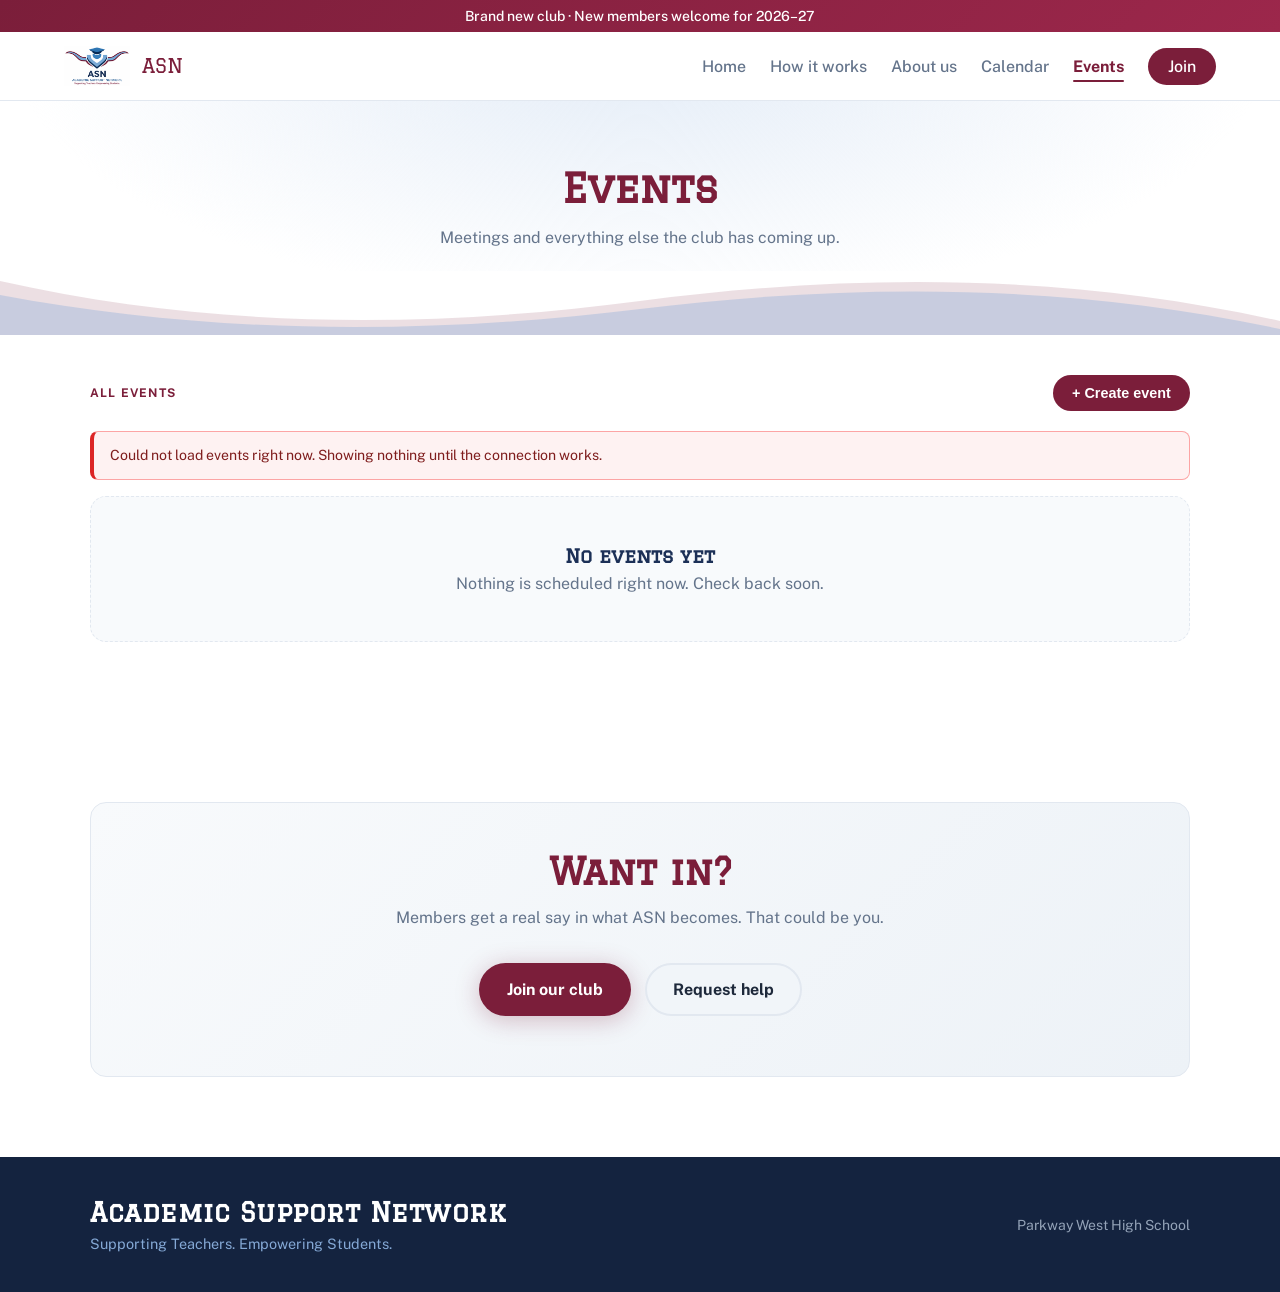
<file: events.html>
<!DOCTYPE html>
<html lang="en">
<head>
<meta charset="UTF-8">
<meta name="viewport" content="width=device-width, initial-scale=1.0">
<title>Events — ASN | Parkway West</title>
<meta name="description" content="Club events for the Academic Support Network at Parkway West: meetings and everything else on the calendar.">
<link rel="icon" type="image/png" href="asn-logo.png">
<link rel="preconnect" href="https://fonts.googleapis.com">
<link rel="preconnect" href="https://fonts.gstatic.com" crossorigin>
<link href="https://fonts.googleapis.com/css2?family=Graduate&family=Public+Sans:ital,wght@0,400;0,500;0,600;0,700;0,800;1,400&display=swap" rel="stylesheet">
<link rel="stylesheet" href="style.css?v=10">
<script>document.documentElement.classList.add('js');</script>
<script src="links.js?v=10" defer></script>
<script src="nav.js?v=10" defer></script>
<script src="events.js?v=10" defer></script>
</head>
<body>

<div class="ribbon" role="region" aria-label="Announcement">
  <div class="ribbon-inner">
    <span class="ribbon-text">Brand new club · New members welcome for 2026–27</span>
  </div>
</div>

<header class="nav">
  <div class="nav-inner">
    <a class="nav-brand" href="index.html" aria-label="Academic Support Network home">
      <img src="asn-logo.png" alt="" width="38" height="38">
      <div class="brand-text">
        <span class="brand-acronym">ASN</span>
      </div>
    </a>

    <button class="nav-toggle" data-menu-toggle aria-expanded="false" aria-controls="nav-sheet" aria-label="Open menu">
      <svg viewBox="0 0 24 24" fill="none" stroke="currentColor" stroke-width="2" stroke-linecap="round" aria-hidden="true">
        <line x1="3" y1="6" x2="21" y2="6"></line>
        <line x1="3" y1="12" x2="21" y2="12"></line>
        <line x1="3" y1="18" x2="21" y2="18"></line>
      </svg>
    </button>

    <nav class="nav-links" aria-label="Main navigation">
      <a href="index.html">Home</a>
      <a href="how-it-works.html">How it works</a>
      <a href="about.html">About us</a>
      <a href="calendar.html">Calendar</a>
      <a href="events.html" class="active">Events</a>
      <a class="nav-cta" href="#" data-form="join">Join</a>
    </nav>
  </div>
</header>

<div class="nav-scrim" data-menu-scrim></div>
<aside class="nav-sheet" id="nav-sheet" data-menu-sheet aria-hidden="true" aria-label="Menu">
  <div class="nav-sheet-head">
    <span class="nav-brand" aria-hidden="true">
      <img src="asn-logo.png" alt="" width="34" height="34">
      <span class="brand-acronym">ASN</span>
    </span>
    <button class="nav-sheet-close" data-menu-close aria-label="Close menu">
      <svg viewBox="0 0 24 24" fill="none" stroke="currentColor" stroke-width="2" stroke-linecap="round" aria-hidden="true">
        <line x1="18" y1="6" x2="6" y2="18"></line>
        <line x1="6" y1="6" x2="18" y2="18"></line>
      </svg>
    </button>
  </div>
  <div class="nav-sheet-divider"></div>
  <nav class="nav-sheet-links" aria-label="Mobile navigation">
    <a href="index.html">Home</a>
    <a href="how-it-works.html">How it works</a>
    <a href="about.html">About us</a>
    <a href="calendar.html">Calendar</a>
    <a href="events.html" class="active">Events</a>
  </nav>
  <div class="nav-sheet-cta">
    <a class="btn btn-primary" href="#" data-form="join">Join our club</a>
    <a class="btn btn-secondary" href="#" data-form="request">Request help</a>
  </div>
</aside>

<main>

  <div class="page-head">
    <h1 data-reveal>Events</h1>
    <p data-reveal>Meetings and everything else the club has coming up.</p>
  </div>

  <svg class="horn-divider" viewBox="0 0 1440 64" preserveAspectRatio="none" aria-hidden="true">
    <path d="M0,10 C240,58 480,58 720,30 C960,2 1200,2 1440,50 L1440,64 L0,64 Z" fill="#7B1E3A" opacity="0.14"/>
    <path d="M0,24 C240,64 480,64 720,38 C960,12 1200,12 1440,58 L1440,64 L0,64 Z" fill="#85A9D6" opacity="0.35"/>
  </svg>

  <section class="events-section">
    <div class="wrap">
      <div class="events-toolbar">
        <p class="section-label">All events</p>
        <button class="btn-add-event" id="createEventBtn">+ Create event</button>
      </div>

      <p class="events-notice" id="eventsNotice" role="alert" hidden></p>

      <div id="eventsList">
        <p class="upcoming-empty">Loading events…</p>
      </div>
    </div>
  </section>

  <section class="final-cta">
    <div class="wrap">
      <div class="cta-card-wrapper" data-reveal>
        <h2>Want in?</h2>
        <p>Members get a real say in what ASN becomes. That could be you.</p>
        <div class="btn-row">
          <a class="btn btn-primary" href="#" data-form="join">Join our club</a>
          <a class="btn btn-secondary" href="#" data-form="request">Request help</a>
        </div>
      </div>
    </div>
  </section>

</main>

<!-- Create event modal -->
<div class="modal-overlay" id="createEventModal">
  <div class="modal-card">
    <div class="modal-header">
      <h3>Create event</h3>
      <button class="close-modal" id="closeCreateModalBtn" aria-label="Close">&times;</button>
    </div>
    <form id="createEventForm">
      <div class="form-group">
        <label for="evName">Event name</label>
        <input type="text" id="evName" placeholder="e.g., First club meeting" required>
      </div>
      <div class="form-row">
        <div class="form-group">
          <label for="evDate">Date</label>
          <input type="date" id="evDate" required>
        </div>
        <div class="form-group">
          <label for="evLocation">Location</label>
          <input type="text" id="evLocation" placeholder="e.g., Room 204" required>
        </div>
      </div>
      <div class="form-row">
        <div class="form-group">
          <label for="evStart">Start time</label>
          <input type="time" id="evStart" value="15:00" required>
        </div>
        <div class="form-group">
          <label for="evEnd">End time</label>
          <input type="time" id="evEnd" value="16:00" required>
        </div>
      </div>
      <div class="form-group">
        <label for="evDescription">Details</label>
        <textarea id="evDescription" placeholder="What's happening, who it's for, anything to bring."></textarea>
      </div>
      <div class="modal-actions">
        <div></div>
        <div class="modal-actions-right">
          <button type="button" class="btn-cancel" id="cancelCreateModalBtn">Cancel</button>
          <button type="submit" class="btn-submit" id="createEventSubmitBtn">Publish event</button>
        </div>
      </div>
      <p class="save-status" id="createEventStatus" aria-live="polite"></p>
    </form>
  </div>
</div>

<footer>
  <div class="wrap footer-wrap">
    <div>
      <div class="brand">Academic Support Network</div>
      <div class="tagline">Supporting Teachers. Empowering Students.</div>
    </div>
    <div class="footer-meta">Parkway West High School</div>
  </div>
</footer>

</body>
</html>
</file>
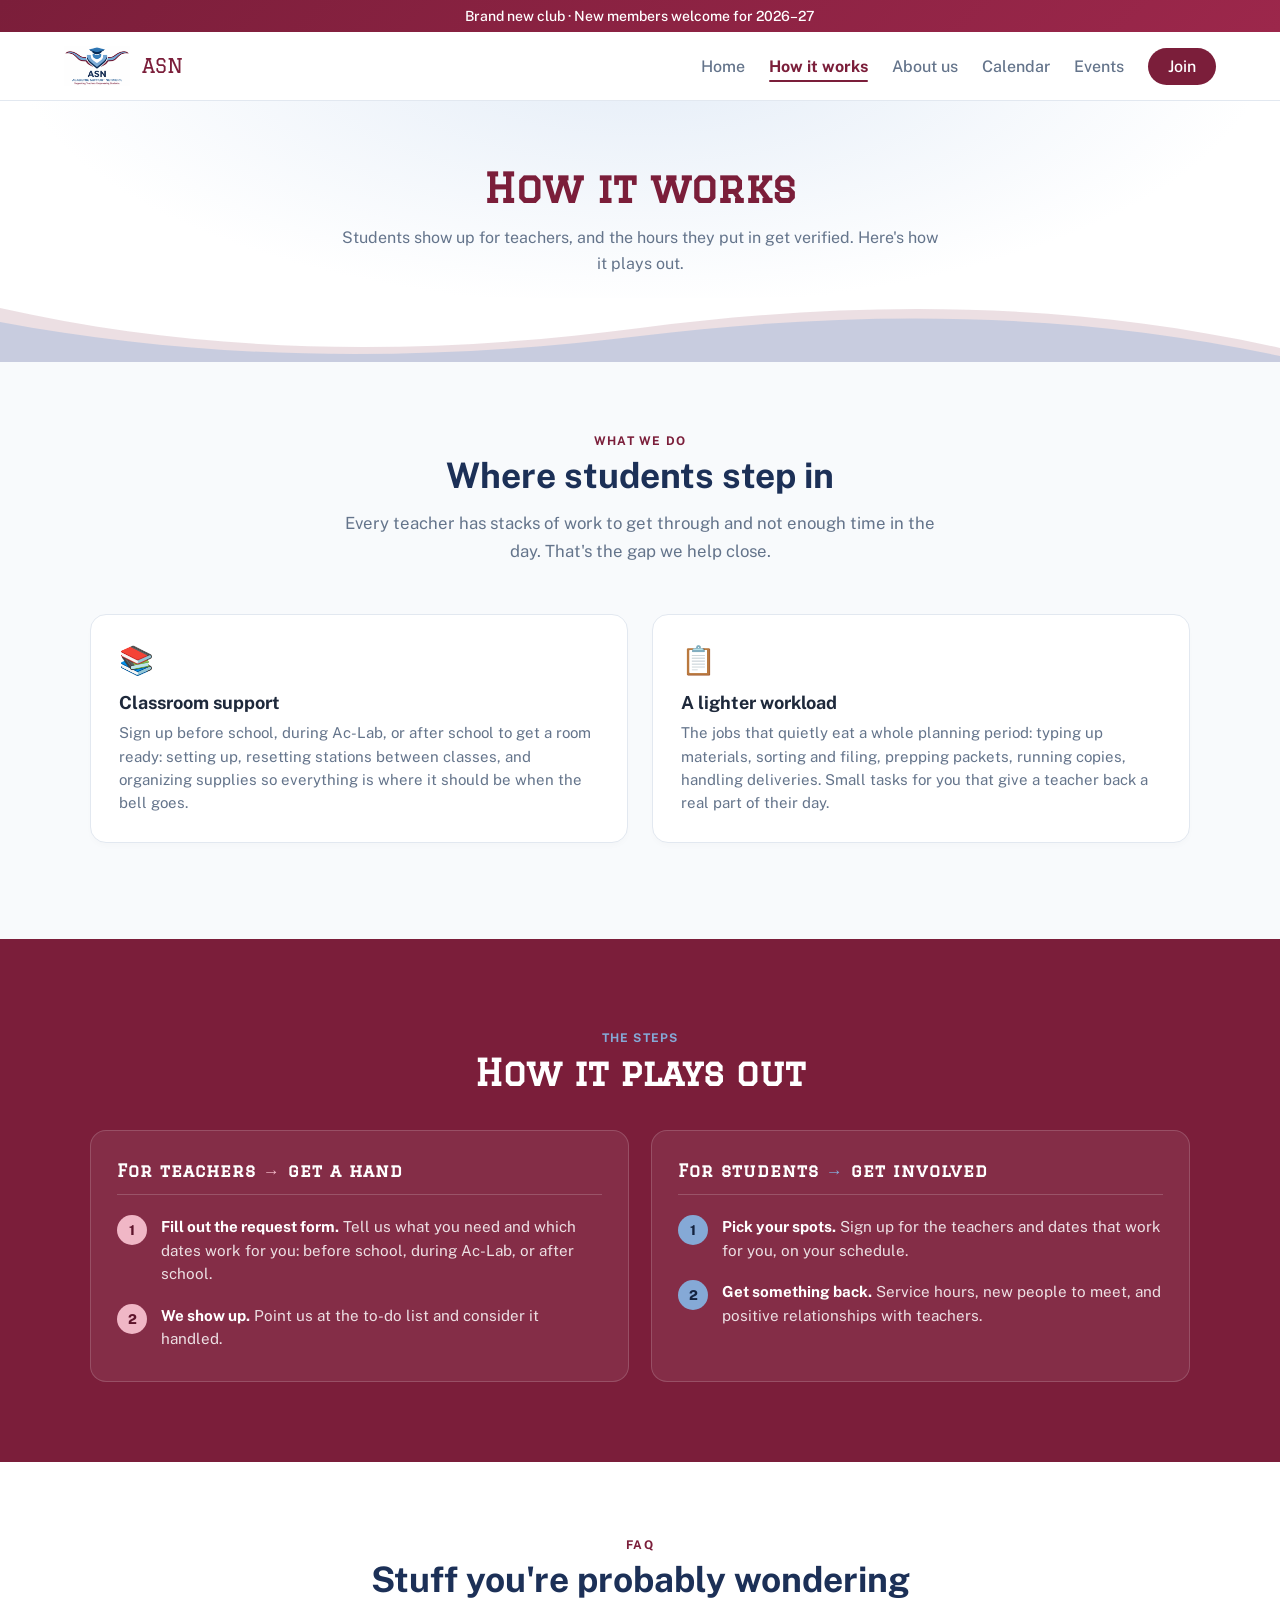
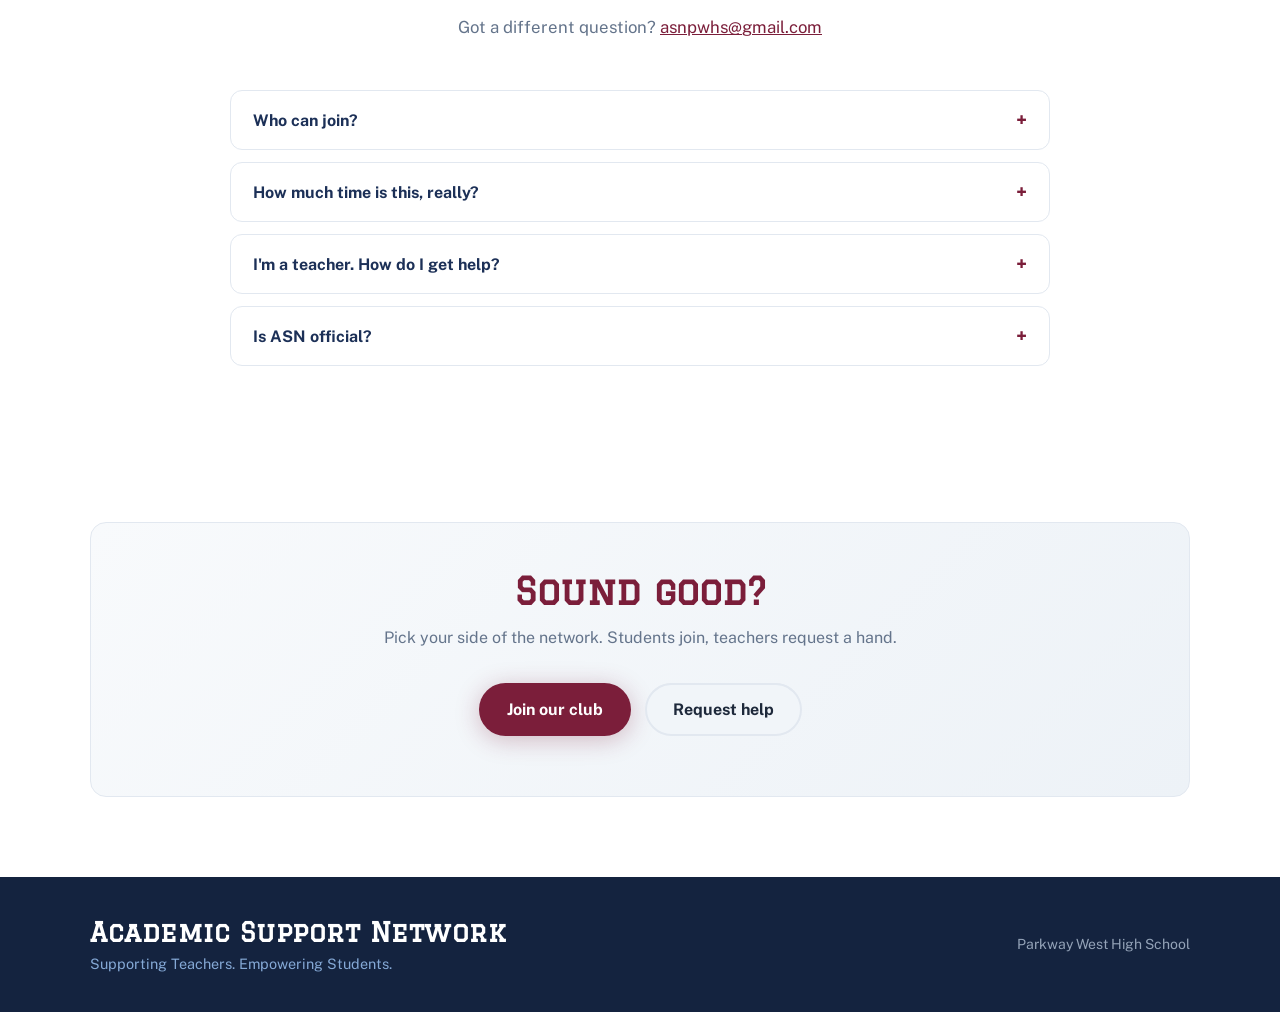
<file: how-it-works.html>
<!DOCTYPE html>
<html lang="en">
<head>
<meta charset="UTF-8">
<meta name="viewport" content="width=device-width, initial-scale=1.0">
<title>How it works — ASN | Parkway West</title>
<meta name="description" content="How ASN works: students help teachers before school, during Ac-Lab, and after school. Teachers request help with a form; students sign up to fill the session.">
<link rel="icon" type="image/png" href="asn-logo.png">
<link rel="preconnect" href="https://fonts.googleapis.com">
<link rel="preconnect" href="https://fonts.gstatic.com" crossorigin>
<link href="https://fonts.googleapis.com/css2?family=Graduate&family=Public+Sans:ital,wght@0,400;0,500;0,600;0,700;0,800;1,400&display=swap" rel="stylesheet">
<link rel="stylesheet" href="style.css?v=10">
<script>document.documentElement.classList.add('js');</script>
<script src="links.js?v=10" defer></script>
<script src="nav.js?v=10" defer></script>
</head>
<body>

<div class="ribbon" role="region" aria-label="Announcement">
  <div class="ribbon-inner">
    <span class="ribbon-text">Brand new club · New members welcome for 2026–27</span>
  </div>
</div>

<header class="nav">
  <div class="nav-inner">
    <a class="nav-brand" href="index.html" aria-label="Academic Support Network home">
      <img src="asn-logo.png" alt="" width="38" height="38">
      <div class="brand-text">
        <span class="brand-acronym">ASN</span>
      </div>
    </a>

    <button class="nav-toggle" data-menu-toggle aria-expanded="false" aria-controls="nav-sheet" aria-label="Open menu">
      <svg viewBox="0 0 24 24" fill="none" stroke="currentColor" stroke-width="2" stroke-linecap="round" aria-hidden="true">
        <line x1="3" y1="6" x2="21" y2="6"></line>
        <line x1="3" y1="12" x2="21" y2="12"></line>
        <line x1="3" y1="18" x2="21" y2="18"></line>
      </svg>
    </button>

    <nav class="nav-links" aria-label="Main navigation">
      <a href="index.html">Home</a>
      <a href="how-it-works.html" class="active">How it works</a>
      <a href="about.html">About us</a>
      <a href="calendar.html">Calendar</a>
      <a href="events.html">Events</a>
      <a class="nav-cta" href="#" data-form="join">Join</a>
    </nav>
  </div>
</header>

<div class="nav-scrim" data-menu-scrim></div>
<aside class="nav-sheet" id="nav-sheet" data-menu-sheet aria-hidden="true" aria-label="Menu">
  <div class="nav-sheet-head">
    <span class="nav-brand" aria-hidden="true">
      <img src="asn-logo.png" alt="" width="34" height="34">
      <span class="brand-acronym">ASN</span>
    </span>
    <button class="nav-sheet-close" data-menu-close aria-label="Close menu">
      <svg viewBox="0 0 24 24" fill="none" stroke="currentColor" stroke-width="2" stroke-linecap="round" aria-hidden="true">
        <line x1="18" y1="6" x2="6" y2="18"></line>
        <line x1="6" y1="6" x2="18" y2="18"></line>
      </svg>
    </button>
  </div>
  <div class="nav-sheet-divider"></div>
  <nav class="nav-sheet-links" aria-label="Mobile navigation">
    <a href="index.html">Home</a>
    <a href="how-it-works.html" class="active">How it works</a>
    <a href="about.html">About us</a>
    <a href="calendar.html">Calendar</a>
    <a href="events.html">Events</a>
  </nav>
  <div class="nav-sheet-cta">
    <a class="btn btn-primary" href="#" data-form="join">Join our club</a>
    <a class="btn btn-secondary" href="#" data-form="request">Request help</a>
  </div>
</aside>

<main>

  <div class="page-head">
    <h1 data-reveal>How it works</h1>
    <p data-reveal>Students show up for teachers, and the hours they put in get verified. Here's how it plays out.</p>
  </div>

  <svg class="horn-divider" viewBox="0 0 1440 64" preserveAspectRatio="none" aria-hidden="true">
    <path d="M0,10 C240,58 480,58 720,30 C960,2 1200,2 1440,50 L1440,64 L0,64 Z" fill="#7B1E3A" opacity="0.14"/>
    <path d="M0,24 C240,64 480,64 720,38 C960,12 1200,12 1440,58 L1440,64 L0,64 Z" fill="#85A9D6" opacity="0.35"/>
  </svg>

  <!-- ================= WHAT WE DO ================= -->
  <section id="what-we-do" class="section-padded">
    <div class="wrap">
      <div class="section-header" data-reveal>
        <p class="section-label">What we do</p>
        <h2>Where students step in</h2>
        <p class="section-intro">
          Every teacher has stacks of work to get through and not enough time in the day.
          That's the gap we help close.
        </p>
      </div>
      <div class="card-grid" data-reveal-group>
        <div class="card" data-reveal>
          <div class="card-icon" aria-hidden="true">📚</div>
          <h3>Classroom support</h3>
          <p>Sign up before school, during Ac-Lab, or after school to get a room ready: setting up, resetting stations between classes, and organizing supplies so everything is where it should be when the bell goes.</p>
        </div>
        <div class="card" data-reveal>
          <div class="card-icon" aria-hidden="true">📋</div>
          <h3>A lighter workload</h3>
          <p>The jobs that quietly eat a whole planning period: typing up materials, sorting and filing, prepping packets, running copies, handling deliveries. Small tasks for you that give a teacher back a real part of their day.</p>
        </div>
      </div>
    </div>
  </section>

  <!-- ================= TWO LANES ================= -->
  <section class="network">
    <div class="wrap">
      <div data-reveal>
        <p class="section-label light">The steps</p>
        <h2>How it plays out</h2>
      </div>
      <div class="lanes" data-reveal-group>
        <div class="lane teachers" data-reveal>
          <h3>For teachers <span class="arrow">&rarr;</span> get a hand</h3>
          <div class="step">
            <div class="step-num">1</div>
            <p><strong>Fill out the request form.</strong> Tell us what you need and which dates work for you: before school, during Ac-Lab, or after school.</p>
          </div>
          <div class="step">
            <div class="step-num">2</div>
            <p><strong>We show up.</strong> Point us at the to-do list and consider it handled.</p>
          </div>
        </div>
        <div class="lane" data-reveal>
          <h3>For students <span class="arrow">&rarr;</span> get involved</h3>
          <div class="step">
            <div class="step-num">1</div>
            <p><strong>Pick your spots.</strong> Sign up for the teachers and dates that work for you, on your schedule.</p>
          </div>
          <div class="step">
            <div class="step-num">2</div>
            <p><strong>Get something back.</strong> Service hours, new people to meet, and positive relationships with teachers.</p>
          </div>
        </div>
      </div>
    </div>
  </section>

  <!-- ================= FAQ ================= -->
  <section class="faq" id="faq">
    <div class="wrap">
      <div class="section-header" data-reveal>
        <p class="section-label">FAQ</p>
        <h2>Stuff you're probably wondering</h2>
        <p class="section-intro">Got a different question? <a href="#" data-club-email>Email us</a></p>
      </div>
      <div data-reveal>
        <details>
          <summary>Who can join?</summary>
          <p>Anyone at West, any grade. There's a short application on our Google Form, but no experience and no tryouts.</p>
        </details>
        <details>
          <summary>How much time is this, really?</summary>
          <p>About one meeting a month, plus whatever extra you choose to take. It's built to fit around sports, jobs, and everything else you've got going on.</p>
        </details>
        <details>
          <summary>I'm a teacher. How do I get help?</summary>
          <p>Use the calendar page. Click "Request Help" and tell us what you need and which dates work: before school, during Ac-Lab, or after school. Students will then sign up to fill your session.</p>
        </details>
        <details>
          <summary>Is ASN official?</summary>
          <p>We're launching for the 2026–27 school year. So early members aren't just joining a club, they're deciding what it becomes.</p>
        </details>
      </div>
    </div>
  </section>

  <!-- ================= FINAL CTA ================= -->
  <section class="final-cta">
    <div class="wrap">
      <div class="cta-card-wrapper" data-reveal>
        <h2>Sound good?</h2>
        <p>Pick your side of the network. Students join, teachers request a hand.</p>
        <div class="btn-row">
          <a class="btn btn-primary" href="#" data-form="join">Join our club</a>
          <a class="btn btn-secondary" href="#" data-form="request">Request help</a>
        </div>
      </div>
    </div>
  </section>

</main>

<footer>
  <div class="wrap footer-wrap">
    <div>
      <div class="brand">Academic Support Network</div>
      <div class="tagline">Supporting Teachers. Empowering Students.</div>
    </div>
    <div class="footer-meta">Parkway West High School</div>
  </div>
</footer>

</body>
</html>
</file>
<file: style.css>
/* ==========================================================================
   ASN — Academic Support Network
   Shared stylesheet for index / how-it-works / about / calendar
   ========================================================================== */

:root {
  --primary: #7B1E3A;
  --primary-hover: #62172e;
  --navy: #1C3057;
  --navy-deep: #14233F;
  --accent-blue: #85A9D6;
  --accent-soft: #E3ECF7;
  --bg-subtle: #f8fafc;
  --text-main: #1e293b;
  --text-muted: #64748b;
  --border-color: #e2e8f0;
  --radius-lg: 16px;
  --radius-md: 12px;

  /* Motion — borrowed from the reference design */
  --ease-out-soft: cubic-bezier(0.22, 1, 0.36, 1);
  --ease-in-sharp: cubic-bezier(0.55, 0, 1, 0.45);
}

* { box-sizing: border-box; }

html { scroll-behavior: smooth; }

body {
  font-family: 'Public Sans', system-ui, sans-serif;
  color: var(--text-main);
  background-color: #ffffff;
  margin: 0;
  -webkit-font-smoothing: antialiased;
}

body.menu-open { overflow: hidden; }

h1, h2, h3 { line-height: 1.15; }

a { color: var(--primary); }

:focus-visible {
  outline: 3px solid var(--accent-blue);
  outline-offset: 3px;
  border-radius: 4px;
}

.wrap {
  max-width: 1100px;
  margin: 0 auto;
}

/* ==========================================================================
   Reveal-on-scroll motion system
   Elements fade up 28px on entry, easing and stagger taken from the reference.
   Only active when JS is on; disabled entirely under reduced-motion.
   ========================================================================== */

/* Reveal runs as an animation rather than a transition so that, once it
   finishes, `transform` is released back to the element — otherwise this
   rule outranks `.card:hover` and the hover lift silently stops working. */
.js [data-reveal] { opacity: 0; }

.js [data-reveal].is-visible {
  animation: asn-reveal 0.6s var(--ease-out-soft) var(--reveal-delay, 0s) both;
}

/* Settled state: no animation, no transform, hover is free again */
.js [data-reveal].reveal-done {
  opacity: 1;
  animation: none;
}

@keyframes asn-reveal {
  from { opacity: 0; transform: translateY(28px); }
  to   { opacity: 1; transform: translateY(0); }
}

/* Stagger children of a grid or lane group */
.js [data-reveal-group] > *:nth-child(1) { --reveal-delay: 0s; }
.js [data-reveal-group] > *:nth-child(2) { --reveal-delay: 0.09s; }
.js [data-reveal-group] > *:nth-child(3) { --reveal-delay: 0.18s; }
.js [data-reveal-group] > *:nth-child(4) { --reveal-delay: 0.27s; }

/* Hero uses the reference's slower 0.15s stagger */
.js .hero [data-reveal]:nth-child(1) { --reveal-delay: 0s; }
.js .hero [data-reveal]:nth-child(2) { --reveal-delay: 0.15s; }
.js .hero [data-reveal]:nth-child(3) { --reveal-delay: 0.3s; }
.js .hero [data-reveal]:nth-child(4) { --reveal-delay: 0.45s; }

@media (prefers-reduced-motion: reduce) {
  html { scroll-behavior: auto; }
  .js [data-reveal],
  .js [data-reveal].is-visible,
  .js [data-reveal].reveal-done {
    opacity: 1;
    transform: none;
    animation: none;
  }
  *, *::before, *::after {
    animation-duration: 0.001ms !important;
    animation-iteration-count: 1 !important;
    transition-duration: 0.001ms !important;
  }
}

/* ==========================================================================
   Announcement ribbon
   ========================================================================== */

.ribbon {
  background: linear-gradient(135deg, var(--primary), #9c274b);
  color: #fff;
  font-size: 0.875rem;
  font-weight: 500;
  text-align: center;
  padding: 8px 16px;
}
.ribbon-inner {
  max-width: 1100px;
  margin: 0 auto;
}
.ribbon-text { display: inline-block; }
.ribbon-badge {
  background: rgba(255, 255, 255, 0.2);
  padding: 2px 8px;
  border-radius: 20px;
  font-size: 0.75rem;
  margin-right: 6px;
  text-transform: uppercase;
  letter-spacing: 0.05em;
}

/* ==========================================================================
   Sticky glass nav
   ========================================================================== */

.nav {
  position: sticky;
  top: 0;
  z-index: 100;
  background: rgba(255, 255, 255, 0.9);
  backdrop-filter: blur(12px);
  border-bottom: 1px solid var(--border-color);
}
.nav-inner {
  max-width: 1200px;
  margin: 0 auto;
  padding: 14px 24px;
  display: flex;
  align-items: center;
  justify-content: space-between;
  gap: 16px;
}
.nav-brand {
  display: flex;
  align-items: center;
  gap: 12px;
  text-decoration: none;
  font-family: 'Graduate', serif;
  color: var(--primary);
  font-size: 1.25rem;
}
.nav-brand img {
  height: 40px;
  width: auto;
  mix-blend-mode: multiply;
}
.brand-text { display: flex; flex-direction: column; line-height: 1; }
.brand-acronym { font-family: 'Graduate', serif; font-size: 1.25rem; }

.nav-links {
  display: flex;
  align-items: center;
  gap: 24px;
}
.nav-links a {
  color: var(--text-muted);
  text-decoration: none;
  font-weight: 500;
  transition: color 0.2s ease;
}
.nav-links a:hover { color: var(--primary); }

/* Current page indicator */
.nav-links a.active {
  color: var(--primary);
  font-weight: 700;
  position: relative;
}
.nav-links a.active::after {
  content: "";
  position: absolute;
  left: 0;
  right: 0;
  bottom: -6px;
  height: 2px;
  border-radius: 2px;
  background: var(--primary);
}

.nav-cta {
  background: var(--primary);
  color: #fff !important;
  padding: 9px 20px;
  border-radius: 50px;
  text-decoration: none;
  font-weight: 600;
  transition: transform 0.18s var(--ease-out-soft), box-shadow 0.18s ease, filter 0.18s ease;
}
.nav-cta:hover {
  transform: scale(1.04);
  filter: brightness(1.08);
  box-shadow: 0 4px 18px rgba(123, 30, 58, 0.28);
}
.nav-cta:active { transform: scale(0.96); }
.nav-links a.nav-cta.active::after { display: none; }

/* Hamburger — hidden on desktop */
.nav-toggle {
  display: none;
  align-items: center;
  justify-content: center;
  width: 42px;
  height: 42px;
  padding: 0;
  border: 1px solid var(--border-color);
  border-radius: 12px;
  background: #fff;
  color: var(--navy);
  cursor: pointer;
  transition: transform 0.15s ease, background 0.2s ease;
}
.nav-toggle:hover { background: var(--bg-subtle); }
.nav-toggle:active { transform: scale(0.92); }
.nav-toggle svg { width: 24px; height: 24px; display: block; }

@media (max-width: 860px) {
  .nav-links { display: none; }
  .nav-toggle { display: inline-flex; }
  .nav-inner { padding: 12px 18px; }
}

/* ==========================================================================
   Mobile slide-in sheet  (adapted from the reference design)
   ========================================================================== */

.nav-scrim {
  position: fixed;
  inset: 0;
  z-index: 190;
  background: rgba(25, 40, 55, 0.35);
  backdrop-filter: blur(4px);
  opacity: 0;
  pointer-events: none;
  transition: opacity 0.3s ease;
}
.nav-scrim.is-open {
  opacity: 1;
  pointer-events: auto;
}

.nav-sheet {
  position: fixed;
  top: 0;
  right: 0;
  z-index: 200;
  width: min(88vw, 360px);
  height: 100dvh;
  background: #F5F7FA;
  box-shadow: -12px 0 48px rgba(25, 40, 55, 0.18);
  display: flex;
  flex-direction: column;
  transform: translateX(100%);
  visibility: hidden;
  transition:
    transform 0.35s var(--ease-in-sharp),
    visibility 0s linear 0.35s;
}
.nav-sheet.is-open {
  transform: translateX(0);
  visibility: visible;
  transition:
    transform 0.45s var(--ease-out-soft),
    visibility 0s linear 0s;
}

.nav-sheet-head {
  display: flex;
  align-items: center;
  justify-content: space-between;
  padding: 18px 24px;
}
.nav-sheet-close {
  width: 40px;
  height: 40px;
  border: none;
  border-radius: 50%;
  background: rgba(25, 40, 55, 0.1);
  color: var(--navy);
  display: inline-flex;
  align-items: center;
  justify-content: center;
  cursor: pointer;
  transition: transform 0.15s ease, background 0.2s ease;
}
.nav-sheet-close:hover { background: rgba(25, 40, 55, 0.18); }
.nav-sheet-close:active { transform: scale(0.9); }
.nav-sheet-close svg { width: 20px; height: 20px; display: block; }

.nav-sheet-divider {
  height: 1px;
  background: rgba(25, 40, 55, 0.12);
  margin: 0 24px;
}

.nav-sheet-links {
  display: flex;
  flex-direction: column;
  gap: 4px;
  padding: 18px 16px;
}
.nav-sheet-links a {
  font-size: 1.1rem;
  font-weight: 600;
  color: var(--navy);
  text-decoration: none;
  padding: 12px 14px;
  border-radius: 12px;
  transition: background 0.2s ease;

  /* staggered entrance from the right */
  opacity: 0;
  transform: translateX(24px);
}
.nav-sheet-links a:hover { background: rgba(25, 40, 55, 0.08); }
.nav-sheet-links a.active { color: var(--primary); }

.nav-sheet.is-open .nav-sheet-links a {
  opacity: 1;
  transform: translateX(0);
  transition:
    opacity 0.4s var(--ease-out-soft),
    transform 0.4s var(--ease-out-soft);
}
.nav-sheet.is-open .nav-sheet-links a:nth-child(1) { transition-delay: 0.18s; }
.nav-sheet.is-open .nav-sheet-links a:nth-child(2) { transition-delay: 0.25s; }
.nav-sheet.is-open .nav-sheet-links a:nth-child(3) { transition-delay: 0.32s; }
.nav-sheet.is-open .nav-sheet-links a:nth-child(4) { transition-delay: 0.39s; }
.nav-sheet.is-open .nav-sheet-links a:nth-child(5) { transition-delay: 0.46s; }

.nav-sheet-cta {
  margin-top: auto;
  display: flex;
  flex-direction: column;
  gap: 10px;
  padding: 20px 24px calc(24px + env(safe-area-inset-bottom));
}
.nav-sheet-cta .btn {
  width: 100%;
  text-align: center;
  padding: 14px 20px;
  font-size: 0.95rem;
}

@media (prefers-reduced-motion: reduce) {
  .nav-sheet-links a { opacity: 1; transform: none; }
}

/* ==========================================================================
   Hero
   ========================================================================== */

.hero {
  padding: 80px 24px 40px;
  text-align: center;
  max-width: 800px;
  margin: 0 auto;
}
.hero-container { max-width: 660px; margin: 0 auto; }

.hero img.logo {
  width: min(320px, 72vw);
  height: auto;
  margin: 0 auto 8px;
  display: block;
  mix-blend-mode: multiply;
}

.hero-badge-wrapper {
  display: inline-flex;
  align-items: center;
  background: #f1f5f9;
  border: 1px solid var(--border-color);
  padding: 6px 14px;
  border-radius: 30px;
  margin-bottom: 24px;
}
.eyebrow {
  display: inline-flex;
  align-items: center;
  font-size: 0.8rem;
  font-weight: 700;
  letter-spacing: 0.08em;
  text-transform: uppercase;
  color: var(--primary);
}
.pulse-dot {
  width: 8px;
  height: 8px;
  background-color: #10b981;
  border-radius: 50%;
  display: inline-block;
  margin-right: 8px;
  box-shadow: 0 0 0 0 rgba(16, 185, 129, 0.4);
  animation: pulse 2s infinite;
}
@keyframes pulse {
  0%   { transform: scale(0.95); box-shadow: 0 0 0 0 rgba(16, 185, 129, 0.7); }
  70%  { transform: scale(1);    box-shadow: 0 0 0 6px rgba(16, 185, 129, 0); }
  100% { transform: scale(0.95); box-shadow: 0 0 0 0 rgba(16, 185, 129, 0); }
}

.display {
  font-family: 'Graduate', serif;
  font-size: clamp(2rem, 5vw, 3.5rem);
  color: var(--primary);
  line-height: 1.15;
  margin: 0 0 20px;
}
.display .l2 { color: var(--navy); }

.sub {
  font-size: 1.125rem;
  color: var(--text-muted);
  line-height: 1.65;
  margin: 0 auto 32px;
  max-width: 560px;
}

/* ==========================================================================
   Buttons
   ========================================================================== */

.btn-row {
  display: flex;
  gap: 14px;
  justify-content: center;
  flex-wrap: wrap;
  margin-bottom: 12px;
}
.btn {
  display: inline-block;
  padding: 15px 26px;
  border-radius: 50px;
  font-weight: 700;
  text-decoration: none;
  border: 2px solid transparent;
  cursor: pointer;
  transition:
    transform 0.18s var(--ease-out-soft),
    box-shadow 0.18s ease,
    filter 0.18s ease,
    background-color 0.2s ease;
}
.btn:hover { transform: scale(1.04); filter: brightness(1.08); }
.btn:active { transform: scale(0.96); }

.btn-primary {
  background: var(--primary);
  color: #fff;
  box-shadow: 0 4px 24px rgba(123, 30, 58, 0.28);
}
.btn-primary:hover { box-shadow: 0 8px 30px rgba(123, 30, 58, 0.34); }

.btn-secondary {
  background: #f1f5f9;
  color: var(--text-main);
  border-color: var(--border-color);
}
.btn-secondary:hover { background: #e8edf4; }

.form-note {
  font-size: 0.8125rem;
  color: var(--text-muted);
  margin-top: 8px;
  min-height: 1.2em;
  visibility: hidden;
}
.form-note.show { visibility: visible; }

/* ==========================================================================
   Page header (subpages)
   ========================================================================== */

.page-head {
  text-align: center;
  padding: 64px 24px 20px;
  background:
    radial-gradient(ellipse 900px 380px at 50% -60px, var(--accent-soft) 0%, transparent 70%),
    #ffffff;
}
.page-head h1 {
  font-family: 'Graduate', serif;
  font-size: clamp(1.6rem, 4vw, 2.5rem);
  color: var(--primary);
  margin: 0;
}
.page-head p {
  max-width: 600px;
  margin: 14px auto 0;
  color: var(--text-muted);
  line-height: 1.65;
}

.horn-divider {
  display: block;
  width: 100%;
  height: 64px;
}

/* ==========================================================================
   Sections / cards
   ========================================================================== */

section { padding: 64px 0; }
.section-padded {
  padding: 60px 24px;
  background-color: var(--bg-subtle);
}
.section-header { text-align: center; margin-bottom: 48px; }
.section-label {
  text-transform: uppercase;
  font-size: 0.75rem;
  letter-spacing: 0.1em;
  color: var(--primary);
  font-weight: 700;
  margin-bottom: 8px;
}
section h2 {
  font-size: clamp(1.5rem, 3.2vw, 2.2rem);
  margin: 0 0 14px;
  color: var(--navy);
}
.section-intro {
  max-width: 620px;
  margin: 0 auto 24px;
  font-size: 1.05rem;
  color: var(--text-muted);
  line-height: 1.65;
}

.card-grid {
  display: grid;
  grid-template-columns: repeat(auto-fit, minmax(240px, 1fr));
  gap: 24px;
  margin-bottom: 36px;
}
.card {
  background: #ffffff;
  padding: 28px;
  border-radius: var(--radius-lg);
  border: 1px solid var(--border-color);
  box-shadow: 0 4px 6px -1px rgba(0, 0, 0, 0.02);
  transition:
    transform 0.25s var(--ease-out-soft),
    box-shadow 0.25s ease,
    border-color 0.25s ease;
}
.card:hover {
  transform: translateY(-6px);
  box-shadow: 0 14px 28px -8px rgba(25, 40, 55, 0.14);
  border-color: var(--accent-blue);
}
/* A grid left with one card shouldn't stretch into a full-width banner */
.card-grid > .card:only-child {
  max-width: 560px;
  margin-left: auto;
  margin-right: auto;
}

.card-icon { font-size: 1.75rem; margin-bottom: 16px; }
.card h3 { font-size: 1.125rem; margin: 0 0 8px; color: var(--text-main); }
.card p { color: var(--text-muted); font-size: 0.9375rem; margin: 0; line-height: 1.55; }

.center-action { text-align: center; }

/* Reads as a button, not a text link */
.more-link {
  display: inline-block;
  padding: 13px 24px;
  border-radius: 50px;
  border: 2px solid var(--primary);
  background: #fff;
  color: var(--primary);
  font-weight: 700;
  text-decoration: none;
  transition:
    transform 0.18s var(--ease-out-soft),
    background-color 0.2s ease,
    color 0.2s ease,
    box-shadow 0.2s ease;
}
.more-link:hover {
  background: var(--primary);
  color: #fff;
  transform: scale(1.04);
  box-shadow: 0 6px 20px rgba(123, 30, 58, 0.26);
}
.more-link:active { transform: scale(0.96); }

/* On the dark maroon band, invert it */
.more-link.light-link {
  border-color: #fff;
  background: transparent;
  color: #fff;
}
.more-link.light-link:hover {
  background: #fff;
  color: var(--primary);
  box-shadow: 0 6px 20px rgba(0, 0, 0, 0.22);
}

/* ==========================================================================
   Network / two-lane section
   ========================================================================== */

.network {
  background: var(--primary);
  color: #fff;
  padding: 80px 24px;
  text-align: center;
}
.network h2 { font-family: 'Graduate', serif; color: #fff; }
.network .section-label,
.network .section-label.light { color: var(--accent-blue); }
.network .section-intro { color: rgba(255, 255, 255, 0.88); }
.network-content { max-width: 720px; }
.light-link { color: var(--accent-blue); }

.lanes {
  display: grid;
  grid-template-columns: 1fr 1fr;
  gap: 22px;
  text-align: left;
  margin-top: 36px;
}
@media (max-width: 760px) { .lanes { grid-template-columns: 1fr; } }

.lane {
  background: rgba(255, 255, 255, 0.07);
  border: 1px solid rgba(255, 255, 255, 0.16);
  border-radius: var(--radius-lg);
  padding: 30px 26px;
  transition: transform 0.25s var(--ease-out-soft), background 0.25s ease;
}
.lane:hover { transform: translateY(-4px); background: rgba(255, 255, 255, 0.11); }
.lane h3 {
  font-family: 'Graduate', serif;
  font-size: 1.05rem;
  letter-spacing: 0.06em;
  color: #fff;
  margin: 0 0 20px;
  padding-bottom: 14px;
  border-bottom: 1px solid rgba(255, 255, 255, 0.18);
}
.lane h3 .arrow { color: var(--accent-blue); }
.lane.teachers h3 .arrow { color: #F0B7C6; }

.step { display: flex; gap: 14px; margin-bottom: 18px; }
.step:last-child { margin-bottom: 0; }
.step-num {
  flex: none;
  width: 30px;
  height: 30px;
  border-radius: 50%;
  display: grid;
  place-items: center;
  font-weight: 800;
  font-size: 0.85rem;
  background: var(--accent-blue);
  color: var(--navy-deep);
}
.lane.teachers .step-num { background: #F0B7C6; color: #5E152C; }
.step p { font-size: 0.95rem; color: rgba(255, 255, 255, 0.85); margin: 0; line-height: 1.55; }
.step p strong { color: #fff; }

/* ==========================================================================
   About page
   ========================================================================== */

.about .wrap {
  display: grid;
  grid-template-columns: 1.1fr 0.9fr;
  gap: 48px;
  align-items: center;
  padding: 0 24px;
}
@media (max-width: 820px) { .about .wrap { grid-template-columns: 1fr; gap: 32px; } }

.about p { color: var(--text-muted); margin: 0 0 16px; line-height: 1.7; }
.about blockquote {
  border-left: 4px solid var(--primary);
  padding: 6px 0 6px 20px;
  font-size: 1.15rem;
  font-weight: 600;
  color: var(--navy);
  margin: 24px 0 0;
}

.about-panel {
  background: var(--accent-soft);
  border-radius: var(--radius-lg);
  padding: 34px 30px;
}
.about-panel h3 {
  font-family: 'Graduate', serif;
  font-size: 0.95rem;
  letter-spacing: 0.08em;
  color: var(--navy);
  margin: 0 0 18px;
}
.fact { display: flex; gap: 12px; margin-bottom: 14px; font-size: 0.95rem; }
.fact:last-child { margin-bottom: 0; }
.fact .dot {
  flex: none;
  width: 10px;
  height: 10px;
  border-radius: 50%;
  margin-top: 7px;
  background: var(--primary);
}
.fact:nth-child(odd) .dot { background: var(--accent-blue); }

/* Founders */
.founders { background: var(--bg-subtle); padding: 64px 24px; }
.founder-grid {
  display: grid;
  grid-template-columns: repeat(auto-fit, minmax(260px, 1fr));
  gap: 20px;
}
.founder {
  background: #fff;
  border: 1px solid var(--border-color);
  border-radius: var(--radius-lg);
  padding: 30px 26px;
  display: flex;
  flex-direction: column;
  transition: transform 0.25s var(--ease-out-soft), box-shadow 0.25s ease;
}
.founder:hover {
  transform: translateY(-6px);
  box-shadow: 0 14px 28px -8px rgba(25, 40, 55, 0.14);
}
.founder .initials {
  font-family: 'Graduate', serif;
  width: 58px;
  height: 58px;
  border-radius: 50%;
  display: grid;
  place-items: center;
  font-size: 1.15rem;
  color: #fff;
  background: var(--navy);
  margin-bottom: 16px;
}
.founder:nth-child(2) .initials { background: var(--primary); }
.founder:nth-child(3) .initials { background: #2E6DB4; }
.founder h3 { font-size: 1.15rem; margin: 0; color: var(--navy); }
.founder .role {
  font-size: 0.8rem;
  font-weight: 700;
  letter-spacing: 0.08em;
  text-transform: uppercase;
  color: var(--primary);
  margin: 4px 0 12px;
}
.founder p { font-size: 0.93rem; color: var(--text-muted); margin: 0; line-height: 1.6; }
.founder .motto {
  padding-top: 16px;
  font-style: italic;
  font-size: 0.92rem;
  color: var(--navy);
  border-top: 1px dashed var(--border-color);
  margin-top: auto;
}

/* ==========================================================================
   FAQ
   ========================================================================== */

.faq { padding: 64px 24px; }
.faq .wrap { max-width: 820px; }
.faq details {
  border: 1px solid var(--border-color);
  border-radius: var(--radius-md);
  background: #fff;
  margin-bottom: 12px;
  overflow: hidden;
  transition: border-color 0.2s ease, box-shadow 0.2s ease;
}
.faq details[open] {
  border-color: var(--accent-blue);
  box-shadow: 0 8px 20px -10px rgba(25, 40, 55, 0.18);
}
.faq summary {
  cursor: pointer;
  font-weight: 700;
  padding: 18px 22px;
  color: var(--navy);
  list-style: none;
  display: flex;
  justify-content: space-between;
  align-items: center;
  gap: 12px;
}
.faq summary::-webkit-details-marker { display: none; }
.faq summary::after {
  content: "+";
  font-family: 'Graduate', serif;
  color: var(--primary);
  font-size: 1.2rem;
  flex: none;
  transition: transform 0.25s var(--ease-out-soft);
}
.faq details[open] summary::after { content: "–"; transform: rotate(180deg); }
.faq details p {
  padding: 0 22px 18px;
  color: var(--text-muted);
  font-size: 0.96rem;
  margin: 0;
  line-height: 1.65;
}

/* ==========================================================================
   Upcoming events strip (homepage)
   ========================================================================== */

.upcoming {
  margin-top: 44px;
  text-align: left;
  background: #fff;
  border: 1px solid var(--border-color);
  border-radius: var(--radius-lg);
  padding: 22px 24px;
  box-shadow: 0 4px 6px -1px rgba(0, 0, 0, 0.03);
}
.upcoming-head {
  display: flex;
  align-items: baseline;
  justify-content: space-between;
  gap: 12px;
  margin-bottom: 6px;
}
.upcoming-head h2 {
  font-family: 'Graduate', serif;
  font-size: 1rem;
  letter-spacing: 0.08em;
  text-transform: uppercase;
  color: var(--primary);
  margin: 0;
}
.upcoming-all {
  font-size: 0.85rem;
  font-weight: 700;
  color: var(--primary);
  text-decoration: none;
  white-space: nowrap;
}
.upcoming-all:hover { text-decoration: underline; }

.upcoming-row {
  display: flex;
  align-items: center;
  justify-content: space-between;
  gap: 16px;
  padding: 14px 0;
  border-bottom: 1px solid var(--border-color);
}
.upcoming-row:last-child { border-bottom: none; padding-bottom: 0; }
.upcoming-name {
  display: block;
  font-weight: 700;
  color: var(--navy);
  font-size: 1rem;
}
.upcoming-when {
  display: block;
  font-size: 0.88rem;
  color: var(--text-muted);
  margin-top: 2px;
}
.upcoming-link {
  flex: none;
  font-size: 0.85rem;
  font-weight: 700;
  color: var(--primary);
  text-decoration: none;
  border: 2px solid var(--primary);
  border-radius: 50px;
  padding: 7px 16px;
  transition: background-color 0.18s ease, color 0.18s ease, transform 0.18s var(--ease-out-soft);
}
.upcoming-link:hover { background: var(--primary); color: #fff; transform: scale(1.04); }
.upcoming-link:active { transform: scale(0.96); }

.upcoming-empty {
  color: var(--text-muted);
  font-size: 0.92rem;
  margin: 10px 0 0;
}

@media (max-width: 560px) {
  .upcoming-row { flex-direction: column; align-items: flex-start; gap: 10px; }
}

/* ==========================================================================
   Events page
   ========================================================================== */

.events-section { padding: 40px 24px 80px; }
.events-toolbar {
  display: flex;
  align-items: center;
  justify-content: space-between;
  gap: 16px;
  flex-wrap: wrap;
  margin-bottom: 20px;
}
.events-toolbar .section-label { margin: 0; }

.events-notice {
  border-radius: 8px;
  padding: 0.8rem 1rem;
  margin-bottom: 16px;
  font-size: 0.88rem;
  line-height: 1.5;
  background: #FEF2F2;
  border: 1px solid #FCA5A5;
  border-left: 4px solid #DC2626;
  color: #7F1D1D;
}
.events-notice.ok   { background: #F0FDF4; border-color: #86EFAC; border-left-color: #15803D; color: #14532D; }
.events-notice.busy { background: var(--bg-subtle); border-color: var(--border-color); border-left-color: var(--accent-blue); color: var(--text-muted); }

.event-card {
  background: #fff;
  border: 1px solid var(--border-color);
  border-left: 4px solid var(--primary);
  border-radius: var(--radius-lg);
  padding: 24px 26px;
  margin-bottom: 16px;
  transition: box-shadow 0.25s ease, border-color 0.25s ease;
}
.event-card:hover { box-shadow: 0 10px 24px -12px rgba(25, 40, 55, 0.2); }
.event-card.is-past { border-left-color: var(--border-color); opacity: 0.72; }
.event-card.is-target {
  border-color: var(--accent-blue);
  box-shadow: 0 0 0 4px rgba(133, 169, 214, 0.28);
}

.event-card-head {
  display: flex;
  align-items: center;
  gap: 10px;
  flex-wrap: wrap;
}
.event-card-head h3 { font-size: 1.15rem; color: var(--navy); margin: 0; }
.event-past-tag {
  font-size: 0.68rem;
  font-weight: 700;
  letter-spacing: 0.06em;
  text-transform: uppercase;
  color: var(--text-muted);
  background: var(--bg-subtle);
  border: 1px solid var(--border-color);
  border-radius: 999px;
  padding: 2px 9px;
}
.event-meta {
  font-size: 0.9rem;
  color: var(--primary);
  font-weight: 600;
  margin: 6px 0 0;
}
.event-desc {
  font-size: 0.95rem;
  color: var(--text-muted);
  line-height: 1.6;
  margin: 12px 0 0;
}
.event-delete {
  margin-top: 16px;
  background: none;
  border: 1px solid var(--border-color);
  color: var(--text-muted);
  border-radius: 8px;
  padding: 6px 12px;
  font-size: 0.8rem;
  font-weight: 600;
  cursor: pointer;
  transition: color 0.2s ease, border-color 0.2s ease;
}
.event-delete:hover { color: #DC2626; border-color: #FCA5A5; }

.events-empty {
  background: var(--bg-subtle);
  border: 1px dashed var(--border-color);
  border-radius: var(--radius-lg);
  padding: 48px 24px;
  text-align: center;
}
.events-empty h3 { font-family: 'Graduate', serif; color: var(--navy); margin: 0 0 8px; }
.events-empty p { color: var(--text-muted); margin: 0; }

/* ==========================================================================
   Modal + form controls (shared by the events page)
   ========================================================================== */

.btn-add-event {
  background-color: var(--primary);
  color: #fff;
  border: none;
  padding: 0.62rem 1.2rem;
  border-radius: 50px;
  font-weight: 700;
  font-size: 0.9rem;
  cursor: pointer;
  transition: transform 0.18s var(--ease-out-soft), filter 0.18s ease, box-shadow 0.18s ease;
}
.btn-add-event:hover { transform: scale(1.04); filter: brightness(1.08); box-shadow: 0 4px 18px rgba(123, 30, 58, 0.28); }
.btn-add-event:active { transform: scale(0.96); }

.modal-overlay {
  position: fixed;
  inset: 0;
  background: rgba(0, 0, 0, 0.4);
  display: flex;
  align-items: center;
  justify-content: center;
  z-index: 2000;
  opacity: 0;
  pointer-events: none;
  transition: opacity 0.2s ease;
  padding: 20px;
}
.modal-overlay.active { opacity: 1; pointer-events: auto; }
.modal-card {
  background: #fff;
  border-radius: 12px;
  width: 100%;
  max-width: 480px;
  max-height: 90vh;
  overflow-y: auto;
  padding: 1.5rem;
  box-shadow: 0 20px 25px -5px rgba(0, 0, 0, 0.1);
}
.modal-header {
  display: flex;
  justify-content: space-between;
  align-items: center;
  margin-bottom: 1rem;
}
.modal-header h3 { margin: 0; font-size: 1.25rem; color: var(--navy); }
.close-modal {
  background: none;
  border: none;
  font-size: 1.35rem;
  cursor: pointer;
  color: var(--text-muted);
  line-height: 1;
}
.form-group { margin-bottom: 1rem; }
.form-row { display: flex; gap: 0.75rem; }
.form-row .form-group { flex: 1; }
.form-group label {
  display: block;
  font-size: 0.85rem;
  font-weight: 600;
  color: var(--navy);
  margin-bottom: 0.35rem;
}
.form-group input,
.form-group select,
.form-group textarea {
  width: 100%;
  padding: 0.55rem;
  border: 1px solid var(--border-color);
  border-radius: 6px;
  font-family: inherit;
  font-size: 0.9rem;
}
.form-group textarea { resize: vertical; min-height: 72px; }
.modal-actions {
  display: flex;
  justify-content: space-between;
  align-items: center;
  margin-top: 1.25rem;
}
.modal-actions-right { display: flex; gap: 0.5rem; }
.btn-cancel {
  background: #F3F4F6;
  border: none;
  padding: 0.55rem 1rem;
  border-radius: 6px;
  font-weight: 600;
  cursor: pointer;
  color: var(--navy);
}
.btn-submit {
  background: var(--primary);
  color: #fff;
  border: none;
  padding: 0.55rem 1rem;
  border-radius: 6px;
  font-weight: 600;
  cursor: pointer;
}
.btn-submit:disabled { opacity: 0.6; cursor: default; }
.btn-danger {
  background: #DC2626;
  color: #fff;
  border: none;
  padding: 0.55rem 1rem;
  border-radius: 6px;
  font-weight: 600;
  cursor: pointer;
}
.btn-danger:hover { background: #B91C1C; }
.btn-danger:disabled { opacity: 0.6; cursor: default; }
.save-status { font-size: 0.8rem; margin-top: 0.75rem; min-height: 1.1em; }
.save-status.ok   { color: #15803D; }
.save-status.err  { color: #DC2626; }
.save-status.busy { color: var(--text-muted); }

@media (max-width: 560px) {
  .form-row { flex-direction: column; gap: 0; }
}

/* ==========================================================================
   Coming soon
   ========================================================================== */

.coming-soon {
  text-align: center;
  padding: 40px 24px 96px;
}
.coming-soon-label {
  display: inline-block;
  font-family: 'Graduate', serif;
  font-size: 0.8rem;
  letter-spacing: 0.14em;
  text-transform: uppercase;
  color: var(--primary);
  background: #F6E9ED;
  border-radius: 999px;
  padding: 7px 18px;
  margin-bottom: 18px;
}
.coming-soon h2 {
  font-family: 'Graduate', serif;
  color: var(--navy);
  margin-bottom: 14px;
}
.coming-soon-text {
  max-width: 520px;
  margin: 0 auto 32px;
  color: var(--text-muted);
  font-size: 1.05rem;
  line-height: 1.65;
}
.coming-soon .btn-row { align-items: center; }

/* ==========================================================================
   Final CTA
   ========================================================================== */

.final-cta { padding: 80px 24px; text-align: center; }
.cta-card-wrapper {
  background: linear-gradient(135deg, #f8fafc, #edf2f7);
  border: 1px solid var(--border-color);
  border-radius: var(--radius-lg);
  padding: 48px 24px;
}
.final-cta h2 {
  font-family: 'Graduate', serif;
  font-size: clamp(1.5rem, 3vw, 2.25rem);
  color: var(--primary);
  margin-bottom: 12px;
}
.final-cta p {
  color: var(--text-muted);
  max-width: 550px;
  margin: 0 auto 32px;
  line-height: 1.65;
}

/* ==========================================================================
   Footer
   ========================================================================== */

footer {
  background: var(--navy-deep);
  color: #94a3b8;
  padding: 40px 24px;
  font-size: 0.875rem;
}
footer .wrap,
.footer-wrap {
  display: flex;
  justify-content: space-between;
  align-items: center;
  flex-wrap: wrap;
  gap: 16px;
}
footer .brand {
  color: #fff;
  font-family: 'Graduate', serif;
  font-weight: 600;
  font-size: clamp(1.25rem, 2.4vw, 1.6rem);
  letter-spacing: 0.02em;
  line-height: 1.25;
  margin-bottom: 6px;
}
footer .tagline { font-size: 0.9rem; color: var(--accent-blue); }
.footer-meta { color: #94a3b8; }
</file>
